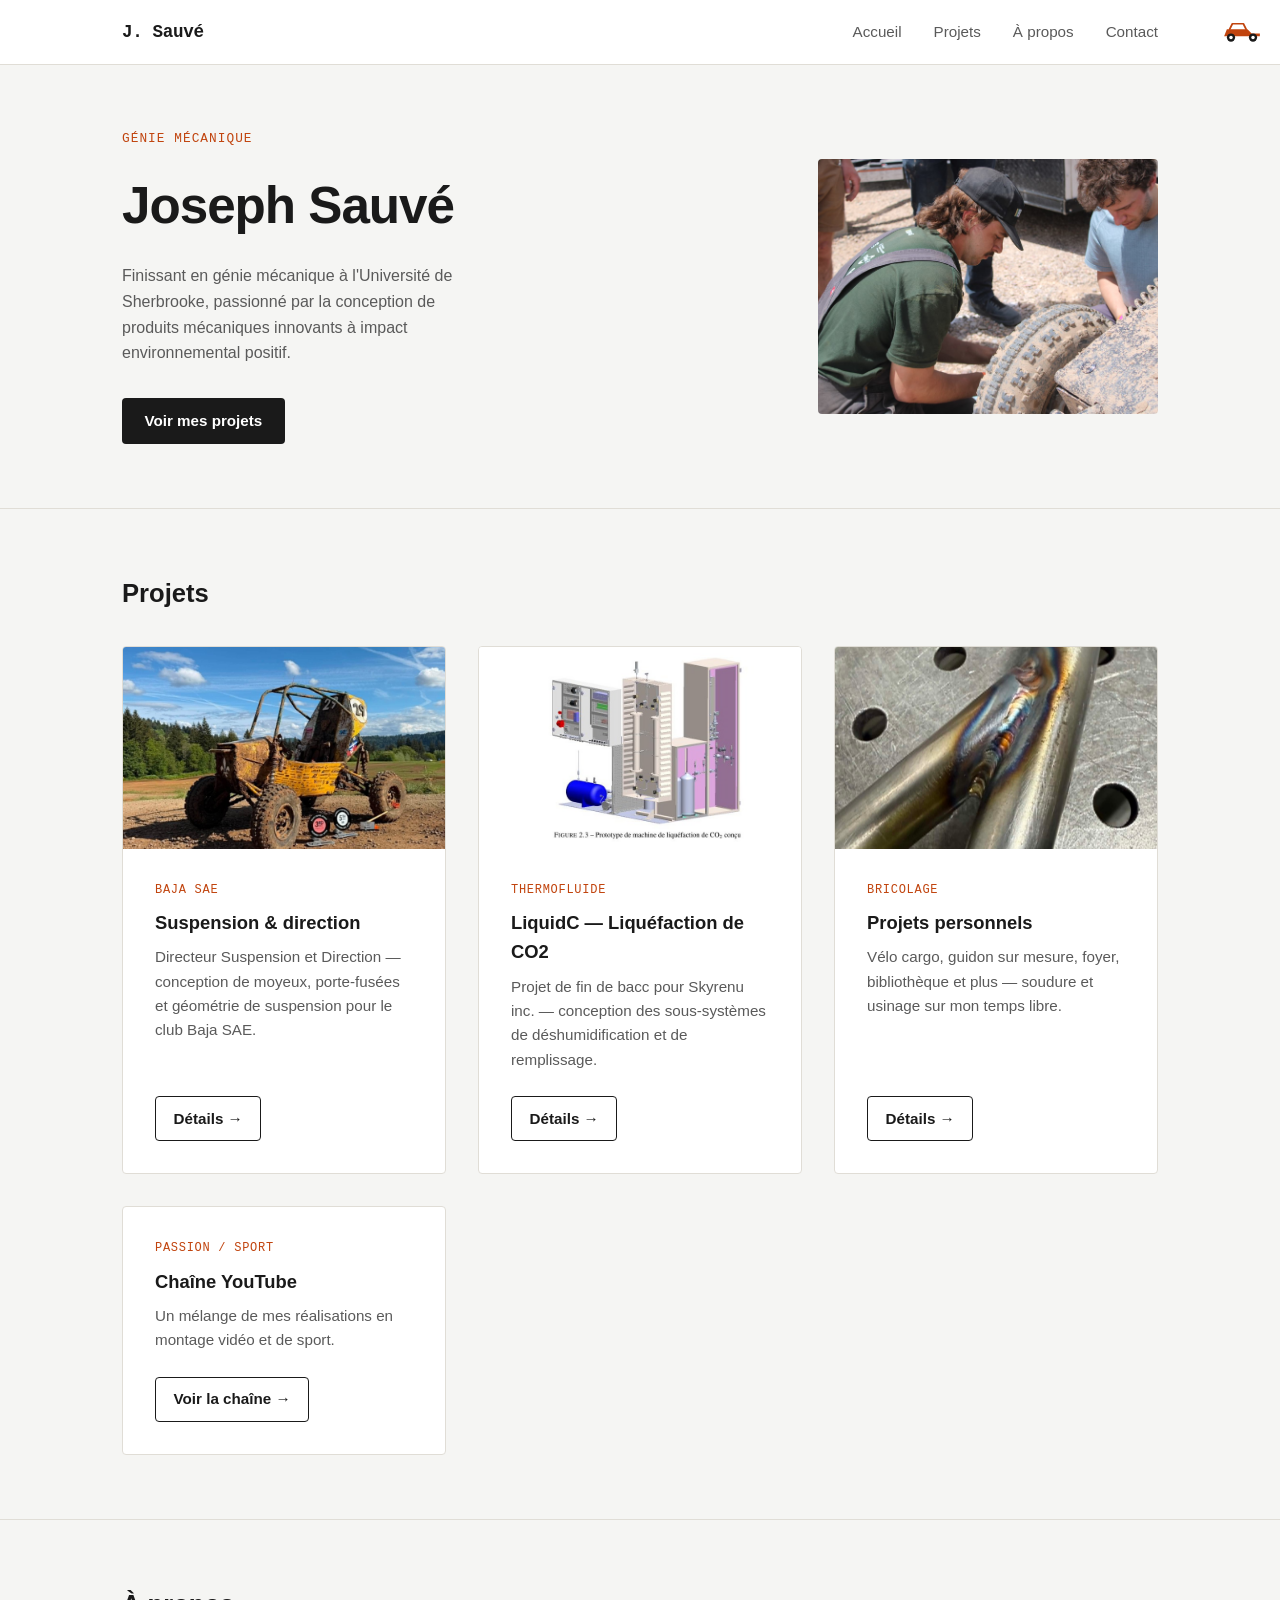
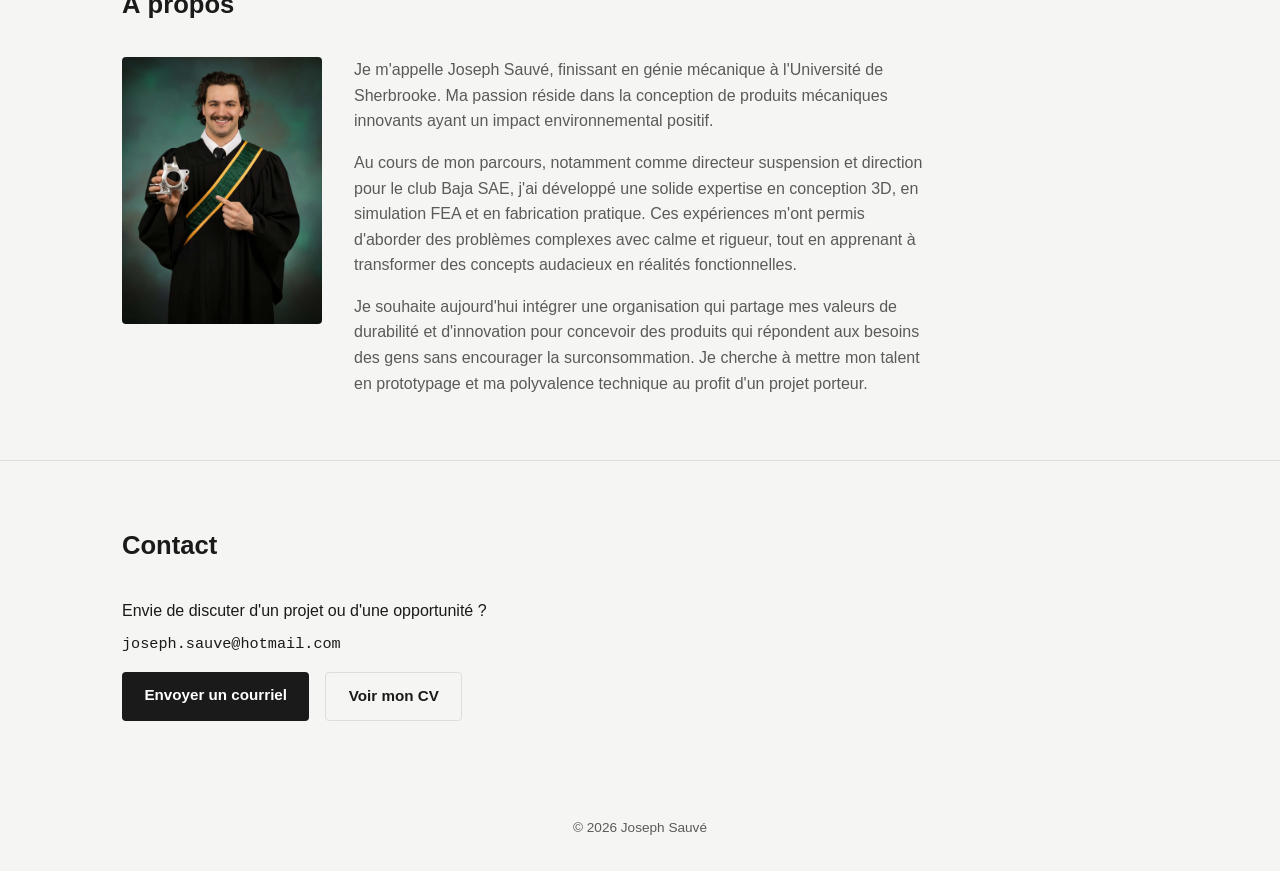
<file: index.html>
<!DOCTYPE html>
<html lang="fr">
<head>
  <meta charset="UTF-8">
  <meta name="viewport" content="width=device-width, initial-scale=1.0">
  <title>Joseph Sauvé — Portfolio Ingénierie Mécanique</title>
  <meta name="description" content="Portfolio de projets en génie mécanique : Baja SAE, thermofluide, fabrication et bricolage personnel.">
  <link rel="icon" type="image/svg+xml" href="favicon.svg">
  <link rel="stylesheet" href="css/style.css">

  <!-- Aperçu de partage (LinkedIn, courriel, réseaux sociaux) -->
  <meta property="og:type" content="website">
  <meta property="og:title" content="Joseph Sauvé — Portfolio Ingénierie Mécanique">
  <meta property="og:description" content="Portfolio de projets en génie mécanique : Baja SAE, thermofluide, fabrication et bricolage personnel.">
  <meta property="og:image" content="image/baja-atelier.jpg">
</head>
<body>

  <!-- ===== EN-TÊTE / NAVIGATION ===== -->
  <header class="site-header">
    <!-- Petit véhicule Baja qui traverse le bandeau au chargement de la page,
         puis reste figé à droite (voir .baja-runner dans style.css) -->
    <div class="baja-runner" aria-hidden="true">
      <svg viewBox="0 0 64 32" xmlns="http://www.w3.org/2000/svg">
        <path d="M6 22 L10 12 L40 12 L46 18 L58 18 L58 22 Z" fill="var(--color-accent)"/>
        <path d="M14 12 L18 4 L34 4 L38 12" fill="none" stroke="var(--color-accent)" stroke-width="2.5" stroke-linecap="round" stroke-linejoin="round"/>
        <circle cx="16" cy="24" r="6" fill="var(--color-text)"/>
        <circle cx="48" cy="24" r="6" fill="var(--color-text)"/>
        <circle cx="16" cy="24" r="2.5" fill="var(--color-surface)"/>
        <circle cx="48" cy="24" r="2.5" fill="var(--color-surface)"/>
      </svg>
    </div>
    <div class="container header-inner">
      <a href="#top" class="logo">J. Sauvé</a>

      <button class="nav-toggle" id="navToggle" aria-label="Ouvrir le menu" aria-expanded="false">
        <span></span>
        <span></span>
        <span></span>
      </button>

      <nav class="nav" id="mainNav">
        <a href="#accueil">Accueil</a>
        <a href="#projets">Projets</a>
        <a href="#apropos">À propos</a>
        <a href="#contact">Contact</a>
      </nav>
    </div>
  </header>

  <main id="top">

    <!-- ===== HERO ===== -->
    <section class="hero" id="accueil">
      <div class="container hero-content">
        <div class="hero-text">
          <p class="hero-eyebrow">Génie mécanique</p>
          <h1>Joseph Sauvé</h1>
          <p class="hero-subtitle">
            Finissant en génie mécanique à l'Université de Sherbrooke, passionné par la conception
            de produits mécaniques innovants à impact environnemental positif.
          </p>
          <a href="#projets" class="btn">Voir mes projets</a>
        </div>
        <img src="image/baja-atelier.jpg" alt="Joseph Sauvé au travail sur la suspension du véhicule Baja SAE" class="hero-img">
      </div>
    </section>

    <!-- ===== PROJETS ===== -->
    <section class="projects" id="projets">
      <div class="container">
        <h2 class="section-title">Projets</h2>

        <div class="project-grid">

          <article class="project-card">
            <img src="image/baja-oregon.jpg" alt="Véhicule Baja SAE de l'Université de Sherbrooke en compétition en Oregon, 3e place" class="project-card-img">
            <div class="project-card-body">
              <div class="project-card-tag">Baja SAE</div>
              <h3>Suspension &amp; direction</h3>
              <p>Directeur Suspension et Direction — conception de moyeux, porte-fusées et géométrie de suspension pour le club Baja SAE.</p>
              <a href="baja-sae.html" class="project-link">Détails →</a>
            </div>
          </article>

          <article class="project-card">
            <img src="image/liquidc/prototype_cad_global.jpg" alt="Rendu CAO du prototype de machine de liquéfaction de CO2 LiquidC" class="project-card-img">
            <div class="project-card-body">
              <div class="project-card-tag">Thermofluide</div>
              <h3>LiquidC — Liquéfaction de CO2</h3>
              <p>Projet de fin de bacc pour Skyrenu inc. — conception des sous-systèmes de déshumidification et de remplissage.</p>
              <a href="liquidc.html" class="project-link">Détails →</a>
            </div>
          </article>

          <article class="project-card">
            <img src="image/perso/velo-cargo-2.jpg" alt="Vélo cargo fait maison, un des projets personnels de Joseph Sauvé" class="project-card-img">
            <div class="project-card-body">
              <div class="project-card-tag">Bricolage</div>
              <h3>Projets personnels</h3>
              <p>Vélo cargo, guidon sur mesure, foyer, bibliothèque et plus — soudure et usinage sur mon temps libre.</p>
              <a href="projets-perso.html" class="project-link">Détails →</a>
            </div>
          </article>

          <article class="project-card">
            <div class="project-card-body">
              <div class="project-card-tag">Passion / Sport</div>
              <h3>Chaîne YouTube</h3>
              <p>Un mélange de mes réalisations en montage vidéo et de sport.</p>
              <a href="https://www.youtube.com/channel/UC5sv7qZfav84lRfaPwmZs-A/videos" class="project-link" target="_blank" rel="noopener">Voir la chaîne →</a>
            </div>
          </article>

        </div>
      </div>
    </section>

    <!-- ===== À PROPOS ===== -->
    <section class="about" id="apropos">
      <div class="container">
        <h2 class="section-title">À propos</h2>
        <div class="about-content">
          <img src="image/finissant.jpg" alt="Joseph Sauvé lors de sa graduation, tenant une fusée de suspension usinée" class="about-photo">
          <div class="about-text">
            <p>
              Je m'appelle Joseph Sauvé, finissant en génie mécanique à l'Université de Sherbrooke.
              Ma passion réside dans la conception de produits mécaniques innovants ayant un impact
              environnemental positif.
            </p>
            <p>
              Au cours de mon parcours, notamment comme directeur suspension et direction pour le club
              Baja SAE, j'ai développé une solide expertise en conception 3D, en simulation FEA et en
              fabrication pratique. Ces expériences m'ont permis d'aborder des problèmes complexes avec
              calme et rigueur, tout en apprenant à transformer des concepts audacieux en réalités
              fonctionnelles.
            </p>
            <p>
              Je souhaite aujourd'hui intégrer une organisation qui partage mes valeurs de durabilité
              et d'innovation pour concevoir des produits qui répondent aux besoins des gens sans
              encourager la surconsommation. Je cherche à mettre mon talent en prototypage et ma
              polyvalence technique au profit d'un projet porteur.
            </p>
          </div>
        </div>
      </div>
    </section>

    <!-- ===== CONTACT ===== -->
    <section class="contact" id="contact">
      <div class="container">
        <h2 class="section-title">Contact</h2>
        <p>Envie de discuter d'un projet ou d'une opportunité ?</p>
        <p class="contact-email">
          <a href="mailto:joseph.sauve@hotmail.com">joseph.sauve@hotmail.com</a>
        </p>
        <div class="contact-actions">
          <a href="mailto:joseph.sauve@hotmail.com" class="btn">Envoyer un courriel</a>
          <a href="assets/cv/CV-Joseph-Sauve.pdf" class="btn btn-outline" target="_blank" rel="noopener">Voir mon CV</a>
        </div>
      </div>
    </section>

  </main>

  <!-- ===== PIED DE PAGE ===== -->
  <footer class="site-footer">
    <div class="container">
      <p>&copy; <span id="year"></span> Joseph Sauvé</p>
    </div>
  </footer>

  <script src="js/main.js"></script>
</body>
</html>
</file>
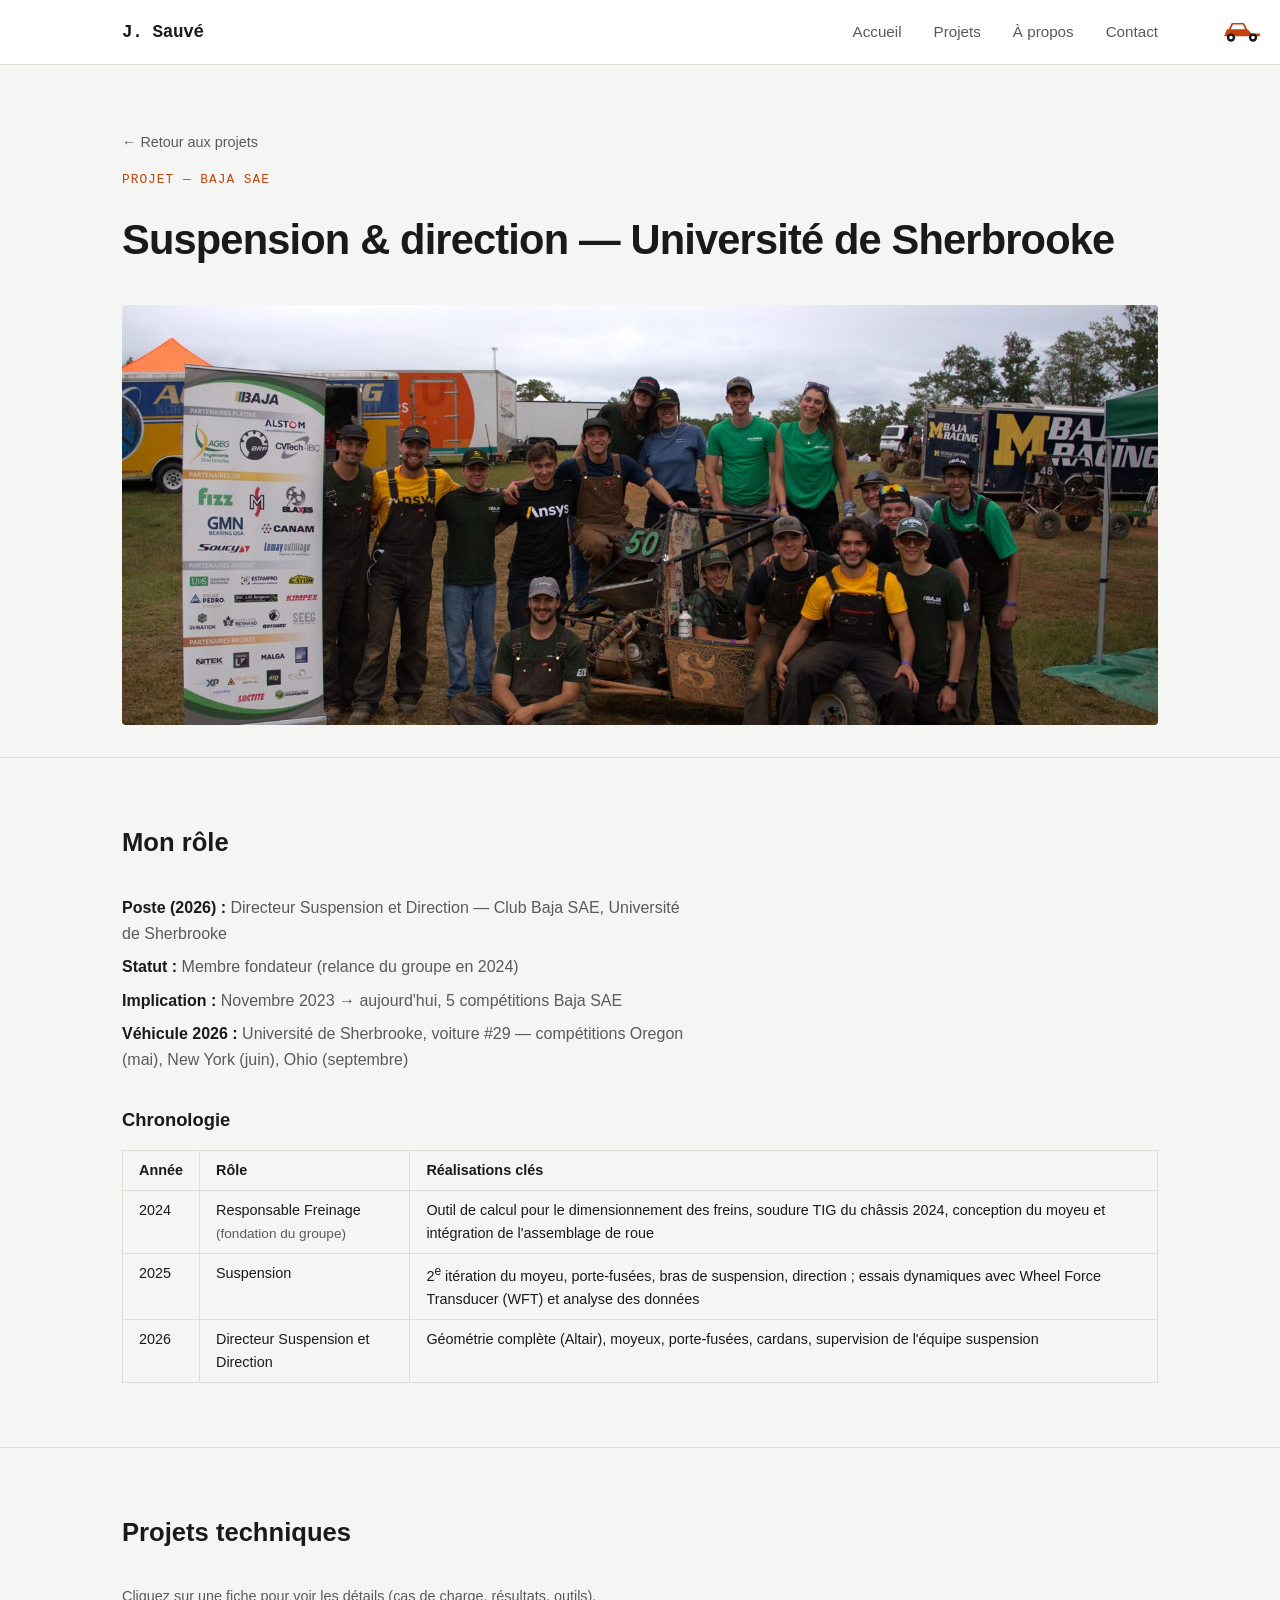
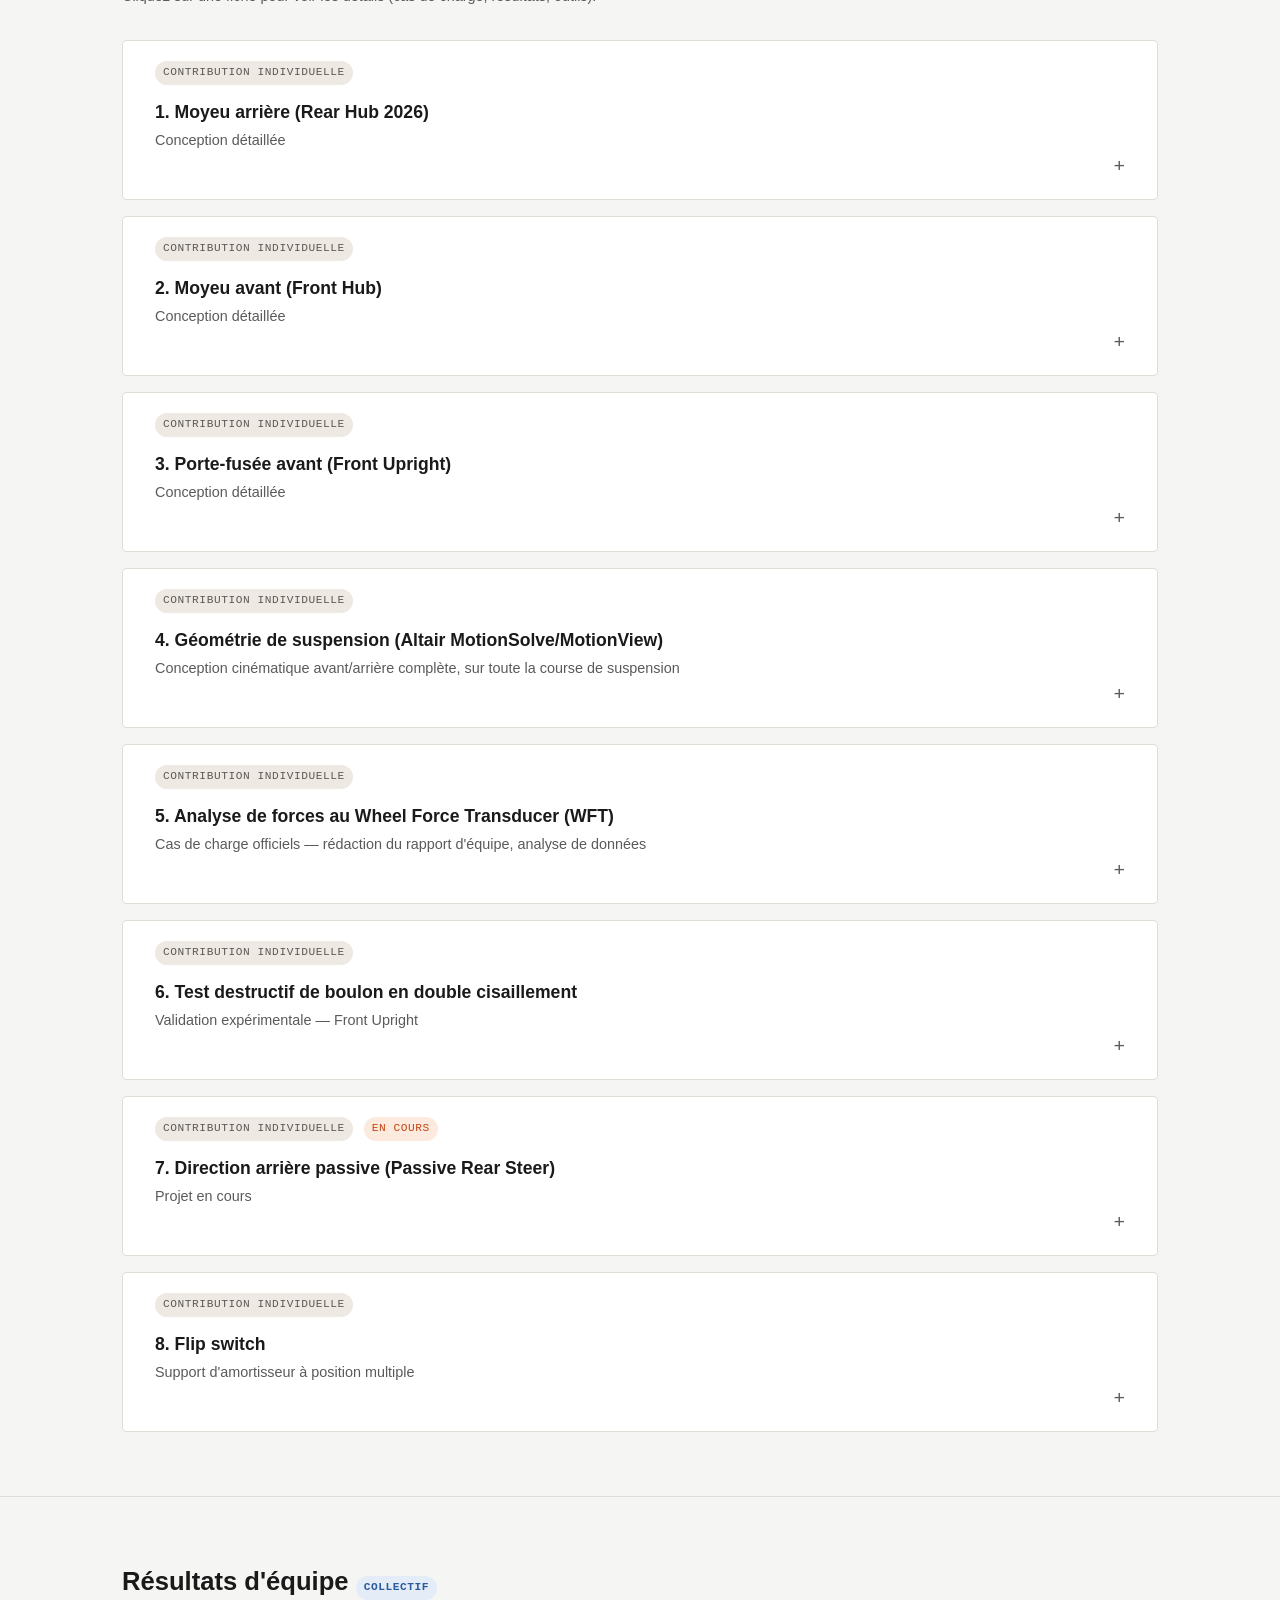
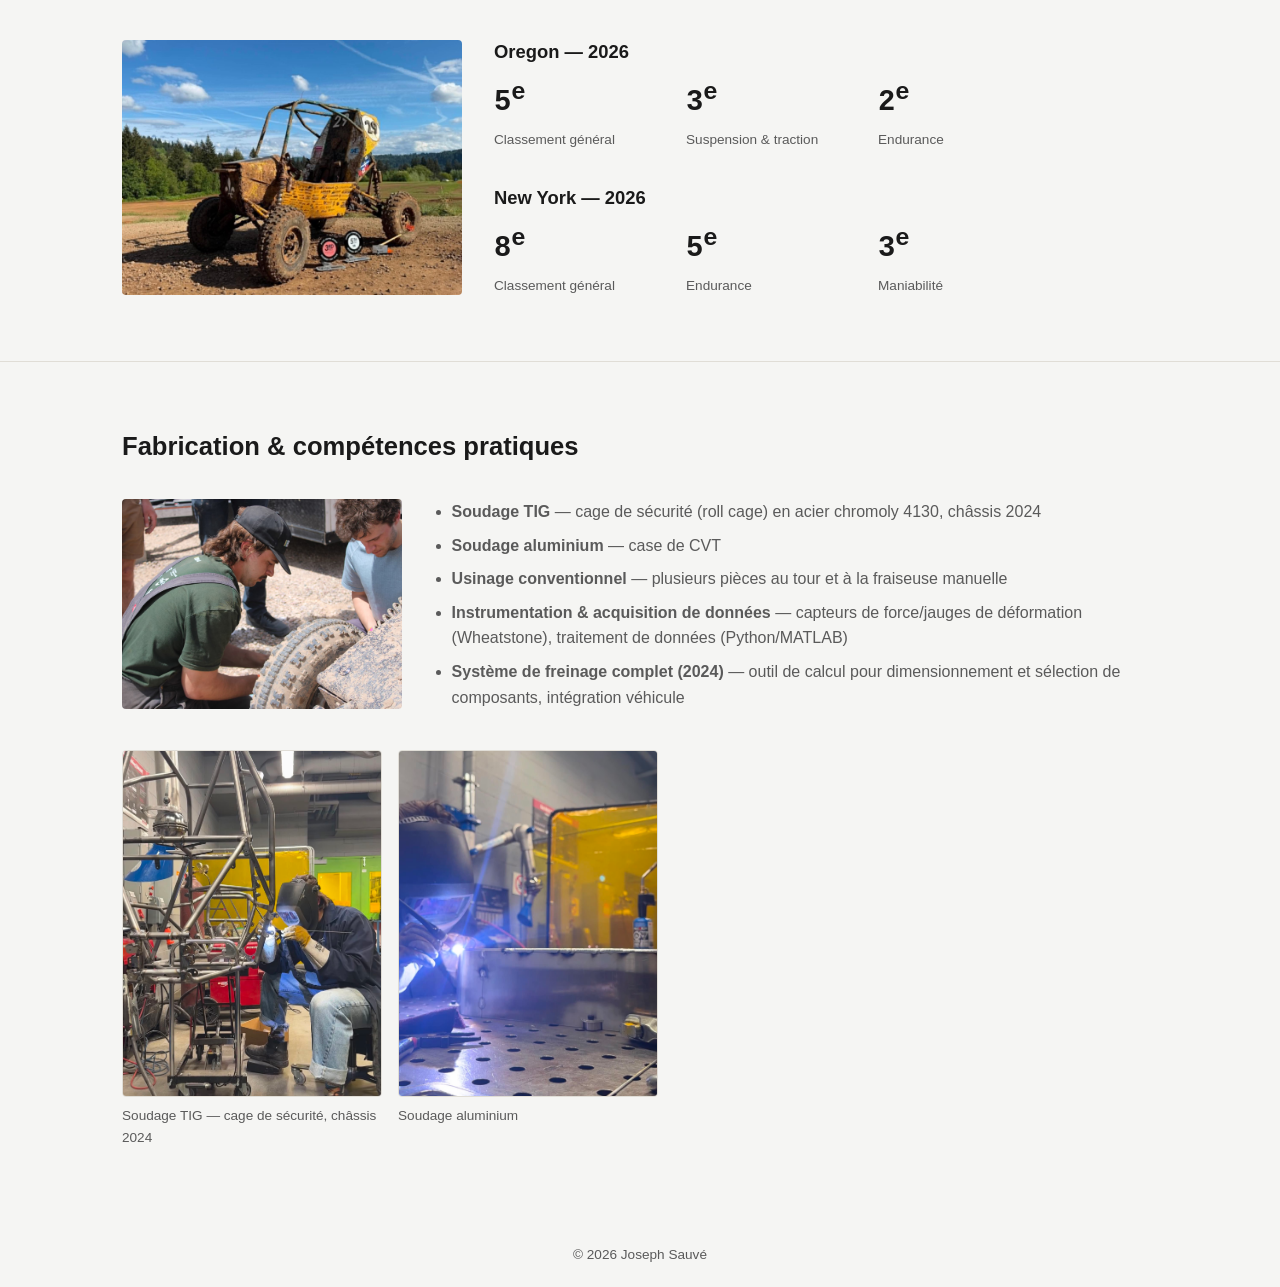
<file: baja-sae.html>
<!DOCTYPE html>
<html lang="fr">
<head>
  <meta charset="UTF-8">
  <meta name="viewport" content="width=device-width, initial-scale=1.0">
  <title>Baja SAE — Joseph Sauvé</title>
  <meta name="description" content="Détails de mon implication au sein du club Baja SAE de l'Université de Sherbrooke : suspension, direction, conception et validation.">
  <link rel="icon" type="image/svg+xml" href="favicon.svg">
  <link rel="stylesheet" href="css/style.css">

  <!-- Aperçu de partage (LinkedIn, courriel, réseaux sociaux) -->
  <meta property="og:type" content="website">
  <meta property="og:title" content="Baja SAE — Joseph Sauvé">
  <meta property="og:description" content="Détails de mon implication au sein du club Baja SAE de l'Université de Sherbrooke : suspension, direction, conception et validation.">
  <meta property="og:image" content="image/baja-equipe.jpg">
</head>
<body>

  <!-- ===== EN-TÊTE / NAVIGATION (identique à index.html, liens ajustés) ===== -->
  <header class="site-header">
    <!-- Petit véhicule Baja qui traverse le bandeau au chargement de la page,
         puis reste figé à droite (voir .baja-runner dans style.css) -->
    <div class="baja-runner" aria-hidden="true">
      <svg viewBox="0 0 64 32" xmlns="http://www.w3.org/2000/svg">
        <path d="M6 22 L10 12 L40 12 L46 18 L58 18 L58 22 Z" fill="var(--color-accent)"/>
        <path d="M14 12 L18 4 L34 4 L38 12" fill="none" stroke="var(--color-accent)" stroke-width="2.5" stroke-linecap="round" stroke-linejoin="round"/>
        <circle cx="16" cy="24" r="6" fill="var(--color-text)"/>
        <circle cx="48" cy="24" r="6" fill="var(--color-text)"/>
        <circle cx="16" cy="24" r="2.5" fill="var(--color-surface)"/>
        <circle cx="48" cy="24" r="2.5" fill="var(--color-surface)"/>
      </svg>
    </div>
    <div class="container header-inner">
      <a href="index.html#top" class="logo">J. Sauvé</a>

      <button class="nav-toggle" id="navToggle" aria-label="Ouvrir le menu" aria-expanded="false">
        <span></span>
        <span></span>
        <span></span>
      </button>

      <nav class="nav" id="mainNav">
        <a href="index.html#accueil">Accueil</a>
        <a href="index.html#projets">Projets</a>
        <a href="index.html#apropos">À propos</a>
        <a href="index.html#contact">Contact</a>
      </nav>
    </div>
  </header>

  <main>

    <!-- ===== EN-TÊTE DE PROJET ===== -->
    <section class="project-hero">
      <div class="container">
        <a href="index.html#projets" class="back-link">← Retour aux projets</a>
        <p class="hero-eyebrow">Projet — Baja SAE</p>
        <h1>Suspension &amp; direction — Université de Sherbrooke</h1>
        <img src="image/baja-equipe.jpg" alt="Équipe Baja SAE de l'Université de Sherbrooke lors d'une compétition" class="project-hero-img">
      </div>
    </section>

    <!-- ===== MON RÔLE ===== -->
    <section class="role-block">
      <div class="container">
        <h2 class="section-title">Mon rôle</h2>
        <ul class="role-list">
          <li><strong>Poste (2026) :</strong> Directeur Suspension et Direction — Club Baja SAE, Université de Sherbrooke</li>
          <li><strong>Statut :</strong> Membre fondateur (relance du groupe en 2024)</li>
          <li><strong>Implication :</strong> Novembre 2023 → aujourd'hui, 5 compétitions Baja SAE</li>
          <li><strong>Véhicule 2026 :</strong> Université de Sherbrooke, voiture #29 — compétitions Oregon (mai), New York (juin), Ohio (septembre)</li>
        </ul>

        <h3 class="subsection-title">Chronologie</h3>
        <div class="table-wrap">
          <table class="timeline-table">
            <thead>
              <tr><th>Année</th><th>Rôle</th><th>Réalisations clés</th></tr>
            </thead>
            <tbody>
              <tr>
                <td>2024</td>
                <td>Responsable Freinage<br><span class="muted">(fondation du groupe)</span></td>
                <td>Outil de calcul pour le dimensionnement des freins, soudure TIG du châssis 2024, conception du moyeu et intégration de l'assemblage de roue</td>
              </tr>
              <tr>
                <td>2025</td>
                <td>Suspension</td>
                <td>2<sup>e</sup> itération du moyeu, porte-fusées, bras de suspension, direction ; essais dynamiques avec Wheel Force Transducer (WFT) et analyse des données</td>
              </tr>
              <tr>
                <td>2026</td>
                <td>Directeur Suspension et Direction</td>
                <td>Géométrie complète (Altair), moyeux, porte-fusées, cardans, supervision de l'équipe suspension</td>
              </tr>
            </tbody>
          </table>
        </div>
      </div>
    </section>

    <!-- ===== FICHES PROJETS TECHNIQUES ===== -->
    <section class="fiches">
      <div class="container">
        <h2 class="section-title">Projets techniques</h2>
        <p class="fiches-intro">Cliquez sur une fiche pour voir les détails (cas de charge, résultats, outils).</p>

        <div class="fiche-list">

          <!-- 1. Moyeu arrière -->
          <details class="fiche" id="fiche-1">
            <summary>
              <span class="tag tag-individuel">Contribution individuelle</span>
              <h3>1. Moyeu arrière (Rear Hub 2026)</h3>
              <p class="fiche-role">Conception détaillée</p>
            </summary>
            <div class="fiche-body">
              <dl class="spec-list">
                <div class="spec"><dt>Démarche</dt><dd>Concevoir un moyeu arrière capable de tenir la durée de vie visée sur plusieurs saisons de compétition, tout en restant le plus léger possible.</dd></div>
                <div class="spec"><dt>Approche</dt><dd>Analyse par éléments finis (FEA) sous les cas de charge typiques d'une compétition Baja SAE (impacts, freinage, virages) pour repérer les zones critiques et ajuster la géométrie.</dd></div>
                
                <div class="spec"><dt>Outils</dt><dd>SolidWorks FEA </dd></div>
              </dl>
              <div class="fiche-gallery">
                <img src="image/rear-hub.png" alt="Modèle CAO du moyeu arrière" loading="lazy">
                <img src="image/rear-hub-fea1.png" alt="Résultat de simulation FEA du moyeu arrière — cas de couple" loading="lazy">
                <img src="image/rear-hub-fea2.png" alt="Résultat de simulation FEA du moyeu arrière — cas de charge latérale" loading="lazy">
              </div>
            </div>
          </details>

          <!-- 2. Moyeu avant -->
          <details class="fiche" id="fiche-2">
            <summary>
              <span class="tag tag-individuel">Contribution individuelle</span>
              <h3>2. Moyeu avant (Front Hub)</h3>
              <p class="fiche-role">Conception détaillée</p>
            </summary>
            <div class="fiche-body">
              <dl class="spec-list">
                <div class="spec"><dt>Démarche</dt><dd>Améliorer la fiabilité du roulement unidirectionnel et éliminer les pics de couple causés par l'embrayage, tout en allégeant la pièce.</dd></div>
                <div class="spec"><dt>Approche</dt><dd>Validation par FEA sous les charges de conduite, puis itération sur la géométrie pour intégrer un roulement scellé plus robuste sans ajouter de masse.</dd></div>
                <div class="spec"><dt>Résultat</dt><dd>Une pièce plus légère qui loge un roulement de meilleure qualité, avec une marge de sécurité confortable.</dd></div>
                <div class="spec"><dt>Matériau</dt><dd>Aluminium 7075-T6</dd></div>
              </dl>
              <div class="fiche-gallery">
                <img src="image/hub-avant.png" alt="Modèle CAO du moyeu avant" loading="lazy">
                <img src="image/hub-avant-fea.png" alt="Résultat de simulation FEA du moyeu avant" loading="lazy">
                <img src="image/hub-avant-photo.png" alt="Photo de la pièce usinée du moyeu avant" loading="lazy">
              </div>
            </div>
          </details>

          <!-- 3. Porte-fusée avant -->
          <details class="fiche" id="fiche-3">
            <summary>
              <span class="tag tag-individuel">Contribution individuelle</span>
              <h3>3. Porte-fusée avant (Front Upright)</h3>
              <p class="fiche-role">Conception détaillée</p>
            </summary>
            <div class="fiche-body">
              <dl class="spec-list">
                <div class="spec">
                  <dt>Démarche</dt>
                  <dd>Repenser le porte-fusée avant pour accueillir un roulement scellé plus robuste, améliorer la géométrie de direction et réduire la masse — tout en remplaçant plusieurs composants d'origine (roulements, rotules) par des solutions plus fiables.</dd>
                </div>
                <div class="spec">
                  <dt>Approche</dt>
                  <dd>Simulation des cas de charge réels rencontrés en compétition (freinage, virage, chocs) via FEA, avec plusieurs itérations de géométrie pour équilibrer robustesse et masse.</dd>
                </div>
                <div class="spec"><dt>Résultat</dt><dd>Une pièce considérablement plus légère, en aluminium 7075-T6, tout en conservant une marge de sécurité adéquate.</dd></div>
                <div class="spec"><dt>Validation physique</dt><dd>Voir <a href="#fiche-6">fiche « Test destructif de boulon »</a> ci-dessous</dd></div>
              </dl>
              <div class="fiche-gallery">
                <img src="image/upright.png" alt="Modèle CAO du porte-fusée avant" loading="lazy">
                <img src="image/fea-upright-1.png" alt="Résultat de simulation FEA du porte-fusée avant" loading="lazy">
                <img src="image/assy-roue-avant.png" alt="Assemblage de la roue avant, incluant le porte-fusée et le moyeu" loading="lazy">
              </div>
            </div>
          </details>

          <!-- 4. Géométrie de suspension -->
          <details class="fiche" id="fiche-4">
            <summary>
              <span class="tag tag-individuel">Contribution individuelle</span>
              <h3>4. Géométrie de suspension (Altair MotionSolve/MotionView)</h3>
              <p class="fiche-role">Conception cinématique avant/arrière complète, sur toute la course de suspension</p>
            </summary>
            <div class="fiche-body">
              <dl class="spec-list">
                <div class="spec"><dt>Démarche</dt><dd>Revoir la géométrie de suspension avant et arrière pour corriger un comportement sous-vireur identifié la saison précédente et améliorer la maniabilité générale du véhicule.</dd></div>
                <div class="spec">
                  <dt>Approche</dt>
                  <dd>Modélisation et simulation dans Altair MotionSolve/MotionView pour ajuster ensemble plusieurs paramètres clés : centres de roulis, variation de pincement en débattement (bump steer), gain de carrossage, rayon de pivotement et géométrie de direction (Ackermann).</dd>
                </div>
                <div class="spec"><dt>Résultat</dt><dd>Une géométrie qui corrige le sous-virage observé en 2025, avec un comportement de direction plus cohérent en virage serré.</dd></div>
                <div class="spec"><dt>Outils</dt><dd>Altair MotionSolve, Altair MotionView</dd></div>
              </dl>
              <img src="image/motion-view.png" alt="Capture d'écran d'Altair MotionView montrant le modèle cinématique de suspension" class="fiche-img" loading="lazy">
            </div>
          </details>

          <!-- 5. Wheel Force Transducer -->
          <details class="fiche" id="fiche-5">
            <summary>
              <span class="tag tag-individuel">Contribution individuelle</span>
              <h3>5. Analyse de forces au Wheel Force Transducer (WFT)</h3>
              <p class="fiche-role">Cas de charge officiels — rédaction du rapport d'équipe, analyse de données</p>
            </summary>
            <div class="fiche-body">
              <dl class="spec-list">
                <div class="spec"><dt>Démarche</dt><dd>Plutôt que de dimensionner les composants de suspension avec des marges théoriques conservatrices, mesurer les charges réellement subies par le véhicule en conditions de compétition.</dd></div>
                <div class="spec">
                  <dt>Approche</dt>
                  <dd>Instrumentation du véhicule avec un capteur Wheel Force Transducer, série d'essais réels reproduisant les dynamiques typiques d'une compétition Baja SAE, puis traitement des données de force et de moment via un outil développé en Python.</dd>
                </div>
                <div class="spec"><dt>Application</dt><dd>Les cas de charge tirés de ces essais ont servi de base au dimensionnement de tous les composants de suspension 2026, validés numériquement dans Altair.</dd></div>
                <div class="spec"><dt>Résultat</dt><dd>Des composants de suspension nettement plus légers, sans compromettre la fiabilité, grâce à des cas de charge basés sur des données réelles plutôt que sur des hypothèses conservatrices.</dd></div>
              </dl>
              <img src="image/wft.png" alt="Wheel Force Transducer monté sur le véhicule Baja SAE" class="fiche-img" loading="lazy">
            </div>
          </details>

          <!-- 6. Test destructif de boulon -->
          <details class="fiche" id="fiche-6">
            <summary>
              <span class="tag tag-individuel">Contribution individuelle</span>
              <h3>6. Test destructif de boulon en double cisaillement</h3>
              <p class="fiche-role">Validation expérimentale — Front Upright</p>
            </summary>
            <div class="fiche-body">
              <dl class="spec-list">
                <div class="spec"><dt>Démarche</dt><dd>Valider expérimentalement un assemblage boulonné critique du porte-fusée avant plutôt que de se fier uniquement à la simulation.</dd></div>
                <div class="spec"><dt>Approche</dt><dd>Montage d'essai avec cellule de charge, chargement progressif jusqu'à la rupture pour observer le comportement réel de l'assemblage (élastique, puis plastique, puis rupture) et le comparer aux prédictions FEA.</dd></div>
                <div class="spec"><dt>Résultat</dt><dd>L'assemblage a démontré une marge de sécurité confirmée à la charge cible, avec une déformation purement élastique en dessous de ce seuil. Le mode de rupture observé à plus haute charge a permis de mieux comprendre les points faibles de l'assemblage.</dd></div>
              </dl>
              <div class="fiche-gallery">
                <img src="image/test-bolt-load-cell.png" alt="Montage d'essai avec cellule de charge pour le test destructif du boulon" loading="lazy">
                <img src="image/test-bolt.png" alt="Boulon après le test destructif en double cisaillement" loading="lazy">
              </div>
            </div>
          </details>

          <!-- 7. Passive Rear Steer — EN COURS -->
          <details class="fiche" id="fiche-7">
            <summary>
              <span class="tag tag-individuel">Contribution individuelle</span>
              <span class="tag tag-encours">En cours</span>
              <h3>7. Direction arrière passive (Passive Rear Steer)</h3>
              <p class="fiche-role">Projet en cours</p>
            </summary>
            <div class="fiche-body">
              <dl class="spec-list">
                <div class="spec"><dt>Démarche</dt><dd>Explorer un concept de direction arrière passive pour réduire le rayon de braquage en virage serré, sans ajouter de mécanisme actif.</dd></div>
                <div class="spec"><dt>Approche</dt><dd>Un bras de suspension conçu pour induire un léger pincement en compression, assistant la roue extérieure en virage. Plusieurs pistes sont testées en parallèle pour ajuster la précharge du mécanisme (bagues imprimées, rondelles à ressort, etc.).</dd></div>
                <div class="spec"><dt>Statut</dt><dd>Conception itérative en cours</dd></div>
              </dl>
              <img src="image/rear-steer.png" alt="Modèle CAO du concept de direction arrière passive" class="fiche-img" loading="lazy">
            </div>
          </details>

          <!-- 8. Flip switch -->
          <details class="fiche" id="fiche-8">
            <summary>
              <span class="tag tag-individuel">Contribution individuelle</span>
              <h3>8. Flip switch</h3>
              <p class="fiche-role">Support d'amortisseur à position multiple</p>
            </summary>
            <div class="fiche-body">
              <dl class="spec-list">
                <div class="spec"><dt>Démarche</dt><dd>Concevoir un support d'amortisseur permettant de modifier la garde au sol du véhicule grâce à plusieurs positions de montage.</dd></div>
                <div class="spec"><dt>Approche</dt><dd>Optimisation topologique pour alléger la pièce, puis fabrication combinant découpe laser, usinage conventionnel et soudure.</dd></div>
              </dl>
              <div class="video-embed video-embed-vertical">
                <iframe src="https://www.youtube.com/embed/6m_L_EceCeI" title="Vidéo du support d'amortisseur à position multiple (Flip switch)" allow="accelerometer; autoplay; clipboard-write; encrypted-media; gyroscope; picture-in-picture; web-share" allowfullscreen loading="lazy"></iframe>
              </div>
            </div>
          </details>

        </div>
      </div>
    </section>

    <!-- ===== RÉSULTATS D'ÉQUIPE (COLLECTIF) ===== -->
    <section class="team-results">
      <div class="container">
        <h2 class="section-title">
          Résultats d'équipe <span class="tag tag-collectif">Collectif</span>
        </h2>
        <div class="team-results-content">
          <img src="image/baja-oregon.jpg" alt="Véhicule Baja SAE #29 en compétition en Oregon" class="team-results-img">
          <div class="competition-results">
            <div class="competition-block">
              <h3 class="subsection-title">Oregon — 2026</h3>
              <div class="stat-row">
                <div class="stat"><span class="stat-value">5<sup>e</sup></span><span class="stat-label">Classement général</span></div>
                <div class="stat"><span class="stat-value">3<sup>e</sup></span><span class="stat-label">Suspension &amp; traction</span></div>
                <div class="stat"><span class="stat-value">2<sup>e</sup></span><span class="stat-label">Endurance</span></div>
              </div>
            </div>
            <div class="competition-block">
              <h3 class="subsection-title">New York — 2026</h3>
              <div class="stat-row">
                <div class="stat"><span class="stat-value">8<sup>e</sup></span><span class="stat-label">Classement général</span></div>
                <div class="stat"><span class="stat-value">5<sup>e</sup></span><span class="stat-label">Endurance</span></div>
                <div class="stat"><span class="stat-value">3<sup>e</sup></span><span class="stat-label">Maniabilité</span></div>
              </div>
            </div>
          </div>
        </div>
      </div>
    </section>

    <!-- ===== FABRICATION / COMPÉTENCES PRATIQUES ===== -->
    <section class="skills-block">
      <div class="container">
        <h2 class="section-title">Fabrication &amp; compétences pratiques</h2>
        <div class="skills-content">
          <img src="image/baja-atelier.jpg" alt="Joseph Sauvé au travail sur la suspension du véhicule Baja SAE" class="skills-img">
          <ul class="skills-list">
            <li><strong>Soudage TIG</strong> — cage de sécurité (roll cage) en acier chromoly 4130, châssis 2024</li>
            <li><strong>Soudage aluminium</strong> — case de CVT</li>
            <li><strong>Usinage conventionnel</strong> — plusieurs pièces au tour et à la fraiseuse manuelle</li>
            
            <li><strong>Instrumentation &amp; acquisition de données</strong> — capteurs de force/jauges de déformation (Wheatstone), traitement de données (Python/MATLAB)</li>
            <li><strong>Système de freinage complet (2024)</strong> — outil de calcul pour dimensionnement et sélection de composants, intégration véhicule</li>
          </ul>
        </div>

        <div class="welding-gallery">
          <figure>
            <img src="image/soudure-frame.jpg" alt="Soudage TIG de la cage de sécurité (roll cage) en acier chromoly" loading="lazy">
            <figcaption>Soudage TIG — cage de sécurité, châssis 2024</figcaption>
          </figure>
          <figure>
            <img src="image/soudure-alu.jpg" alt="Soudage aluminium sur une pièce du véhicule" loading="lazy">
            <figcaption>Soudage aluminium</figcaption>
          </figure>
        </div>
      </div>
    </section>

  </main>

  <!-- ===== PIED DE PAGE ===== -->
  <footer class="site-footer">
    <div class="container">
      <p>&copy; <span id="year"></span> Joseph Sauvé</p>
    </div>
  </footer>

  <script src="js/main.js"></script>
</body>
</html>
</file>
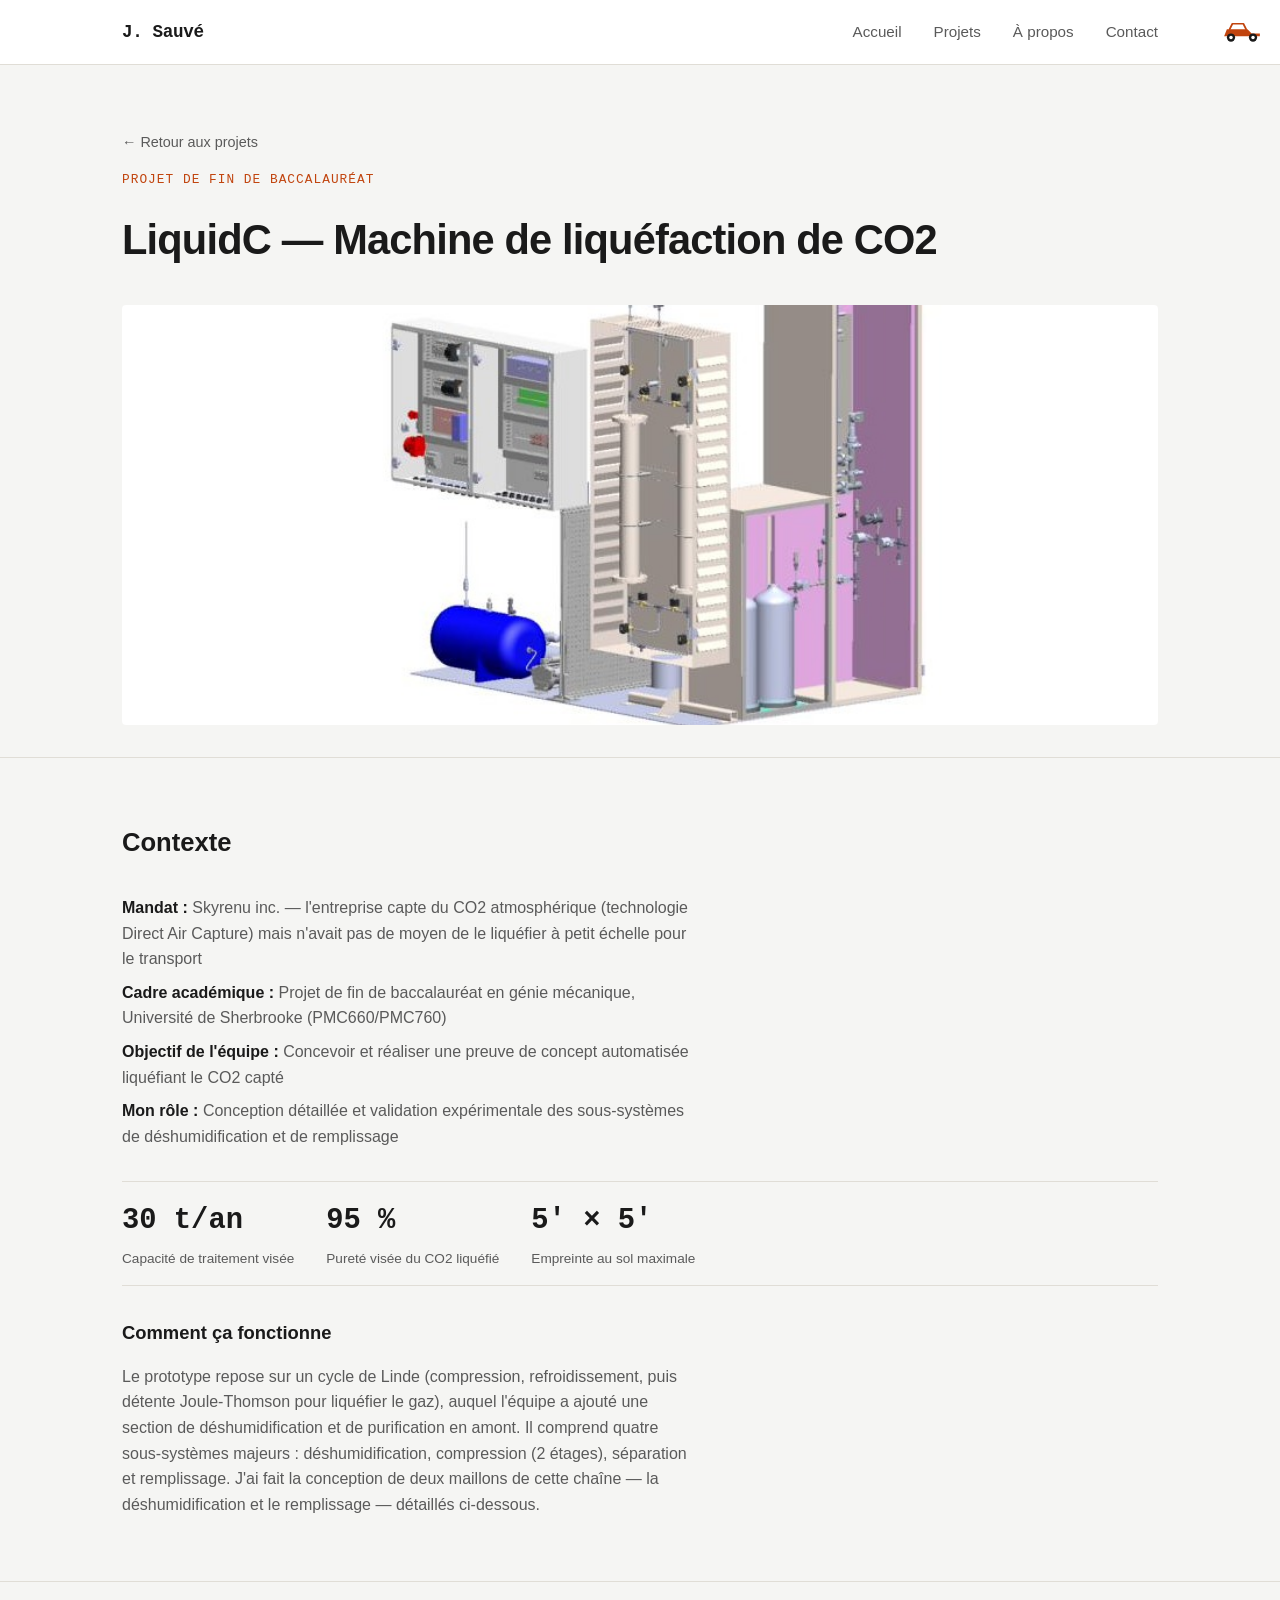
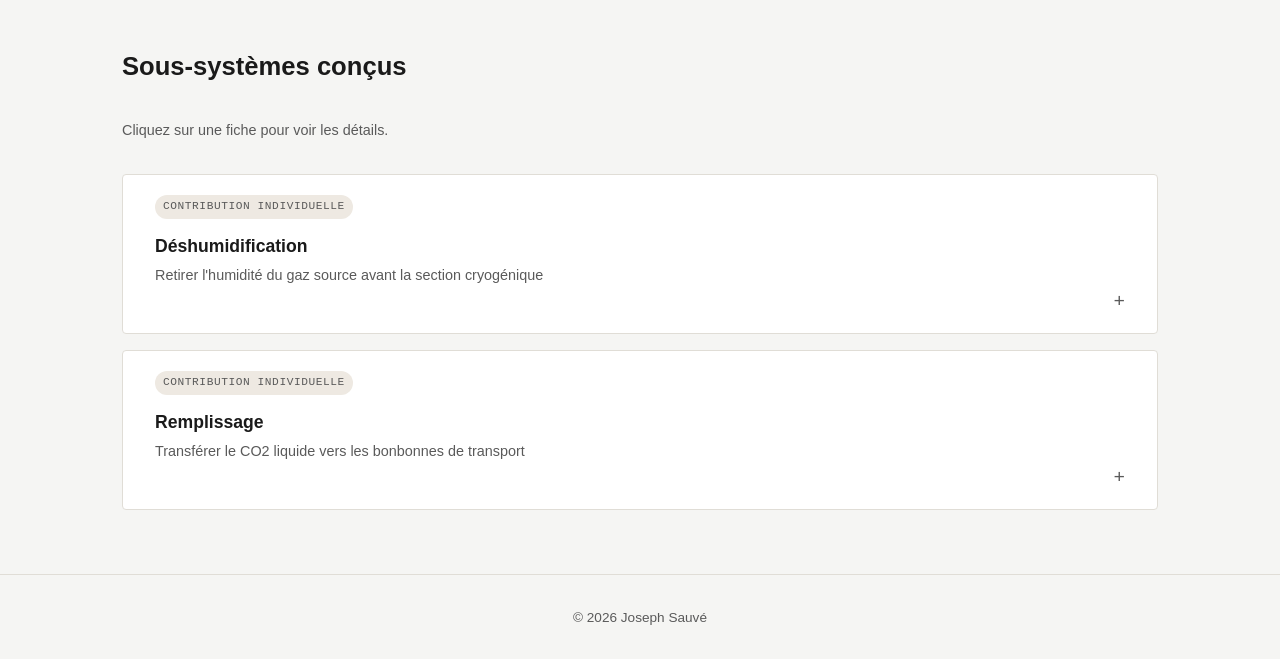
<file: liquidc.html>
<!DOCTYPE html>
<html lang="fr">
<head>
  <meta charset="UTF-8">
  <meta name="viewport" content="width=device-width, initial-scale=1.0">
  <title>LiquidC — Joseph Sauvé</title>
  <meta name="description" content="Projet de fin de baccalauréat : conception d'une machine de liquéfaction de CO2 pour Skyrenu inc.">
  <link rel="icon" type="image/svg+xml" href="favicon.svg">
  <link rel="stylesheet" href="css/style.css">

  <!-- Aperçu de partage (LinkedIn, courriel, réseaux sociaux) -->
  <meta property="og:type" content="website">
  <meta property="og:title" content="LiquidC — Joseph Sauvé">
  <meta property="og:description" content="Projet de fin de baccalauréat : conception d'une machine de liquéfaction de CO2 pour Skyrenu inc.">
  <meta property="og:image" content="image/liquidc/prototype_cad_global.jpg">
</head>
<body>

  <!-- ===== EN-TÊTE / NAVIGATION (identique à index.html, liens ajustés) ===== -->
  <header class="site-header">
    <!-- Petit véhicule Baja qui traverse le bandeau au chargement de la page,
         puis reste figé à droite (voir .baja-runner dans style.css) -->
    <div class="baja-runner" aria-hidden="true">
      <svg viewBox="0 0 64 32" xmlns="http://www.w3.org/2000/svg">
        <path d="M6 22 L10 12 L40 12 L46 18 L58 18 L58 22 Z" fill="var(--color-accent)"/>
        <path d="M14 12 L18 4 L34 4 L38 12" fill="none" stroke="var(--color-accent)" stroke-width="2.5" stroke-linecap="round" stroke-linejoin="round"/>
        <circle cx="16" cy="24" r="6" fill="var(--color-text)"/>
        <circle cx="48" cy="24" r="6" fill="var(--color-text)"/>
        <circle cx="16" cy="24" r="2.5" fill="var(--color-surface)"/>
        <circle cx="48" cy="24" r="2.5" fill="var(--color-surface)"/>
      </svg>
    </div>
    <div class="container header-inner">
      <a href="index.html#top" class="logo">J. Sauvé</a>

      <button class="nav-toggle" id="navToggle" aria-label="Ouvrir le menu" aria-expanded="false">
        <span></span>
        <span></span>
        <span></span>
      </button>

      <nav class="nav" id="mainNav">
        <a href="index.html#accueil">Accueil</a>
        <a href="index.html#projets">Projets</a>
        <a href="index.html#apropos">À propos</a>
        <a href="index.html#contact">Contact</a>
      </nav>
    </div>
  </header>

  <main>

    <!-- ===== EN-TÊTE DE PROJET ===== -->
    <section class="project-hero">
      <div class="container">
        <a href="index.html#projets" class="back-link">← Retour aux projets</a>
        <p class="hero-eyebrow">Projet de fin de baccalauréat</p>
        <h1>LiquidC — Machine de liquéfaction de CO2</h1>
        <img src="image/liquidc/prototype_cad_global.jpg" alt="Rendu CAO du prototype complet de la machine de liquéfaction de CO2" class="project-hero-img">
      </div>
    </section>

    <!-- ===== CONTEXTE ===== -->
    <section class="role-block">
      <div class="container">
        <h2 class="section-title">Contexte</h2>
        <ul class="role-list">
          <li><strong>Mandat :</strong> Skyrenu inc. — l'entreprise capte du CO2 atmosphérique (technologie Direct Air Capture) mais n'avait pas de moyen de le liquéfier à petit échelle pour le transport</li>
          <li><strong>Cadre académique :</strong> Projet de fin de baccalauréat en génie mécanique, Université de Sherbrooke (PMC660/PMC760)</li>
          <li><strong>Objectif de l'équipe :</strong> Concevoir et réaliser une preuve de concept automatisée liquéfiant le CO2 capté</li>
          <li><strong>Mon rôle :</strong> Conception détaillée et validation expérimentale des sous-systèmes de déshumidification et de remplissage</li>
        </ul>

        <div class="quick-stats">
          <div class="stat-row">
            <div class="stat"><span class="stat-value">30 t/an</span><span class="stat-label">Capacité de traitement visée</span></div>
            <div class="stat"><span class="stat-value">95&nbsp;%</span><span class="stat-label">Pureté visée du CO2 liquéfié</span></div>
            <div class="stat"><span class="stat-value">5' × 5'</span><span class="stat-label">Empreinte au sol maximale</span></div>
          </div>
        </div>

        <h3 class="subsection-title">Comment ça fonctionne</h3>
        <p class="process-text">
          Le prototype repose sur un cycle de Linde (compression, refroidissement, puis détente Joule-Thomson pour
          liquéfier le gaz), auquel l'équipe a ajouté une section de déshumidification et de purification en amont.
          Il comprend quatre sous-systèmes majeurs : déshumidification, compression (2 étages), séparation et
          remplissage. J'ai fait la conception de deux maillons de cette chaîne — la
          déshumidification et le remplissage — détaillés ci-dessous.
        </p>
      </div>
    </section>

    <!-- ===== FICHES SOUS-SYSTÈMES ===== -->
    <section class="fiches">
      <div class="container">
        <h2 class="section-title">Sous-systèmes conçus</h2>
        <p class="fiches-intro">Cliquez sur une fiche pour voir les détails.</p>

        <div class="fiche-list">

          <!-- 1. Déshumidification -->
          <details class="fiche" id="fiche-deshumidification">
            <summary>
              <span class="tag tag-individuel">Contribution individuelle</span>
              <h3>Déshumidification</h3>
              <p class="fiche-role">Retirer l'humidité du gaz source avant la section cryogénique</p>
            </summary>
            <div class="fiche-body">
              <dl class="spec-list">
                <div class="spec"><dt>Démarche</dt><dd>Le gaz capté contient beaucoup d'humidité. Non traitée, cette eau gèlerait dans la section cryogénique en aval et formerait un composé corrosif pour les composants. Il fallait assécher le gaz de façon fiable, et en continu.</dd></div>
                <div class="spec"><dt>Approche</dt><dd>Combinaison de deux technologies en série : un condenseur retire d'abord le gros de l'humidité, puis un système à double colonne de tamis moléculaire finit l'assèchement — pendant qu'une tour adsorbe l'eau, l'autre se régénère par chauffage, avec bascule automatique entre les deux pilotée par un capteur de point de rosée.</dd></div>
                <div class="spec"><dt>Résultat</dt><dd>Un point de rosée très bas atteint en sortie, avec une autonomie de plusieurs heures avant régénération — permettant un fonctionnement continu sans intervention.</dd></div>
              </dl>
              <div class="fiche-gallery">
                <img src="image/liquidc/pid_deshumidification.jpg" alt="Schéma de tuyauterie et d'instrumentation (P&ID) du système de déshumidification" loading="lazy">
                <img src="image/liquidc/schema_dessiccant_simplifie.jpg" alt="Schéma de principe simplifié du système de dessiccant à double colonne" loading="lazy">
                <img src="image/liquidc/assemblage_dessiccant.jpg" alt="Vue d'assemblage mécanique détaillée du système de dessiccant" loading="lazy">
              </div>
            </div>
          </details>

          <!-- 2. Remplissage -->
          <details class="fiche" id="fiche-remplissage">
            <summary>
              <span class="tag tag-individuel">Contribution individuelle</span>
              <h3>Remplissage</h3>
              <p class="fiche-role">Transférer le CO2 liquide vers les bonbonnes de transport</p>
            </summary>
            <div class="fiche-body">
              <dl class="spec-list">
                <div class="spec"><dt>Démarche</dt><dd>Transférer le CO2 liquide récolté, proche de son point triple, vers des bonbonnes de transport, en gérant un équilibre liquide-gaz précaire — sans avoir recours à une pompe cryogénique, écartée pour son coût et sa complexité.</dd></div>
                <div class="spec"><dt>Approche</dt><dd>Un remplissage passif par différentiel de pression contrôlé, en trois temps : refroidissement de la bonbonne cible, remplissage continu jusqu'à saturation, puis détection de fin par mesure de poids (cellules de charge) et bascule automatique vers une bonbonne vide pendant que l'opérateur retire la pleine.</dd></div>
                <div class="spec"><dt>Résultat</dt><dd>Un système qui ne demande une intervention humaine qu'à intervalles de quelques heures (changement de bouteilles), avec une sécurité intrinsèque assurée par des soupapes sur chaque segment du circuit.</dd></div>
              </dl>
              <div class="fiche-gallery">
                <img src="image/liquidc/pid_remplissage.jpg" alt="Schéma de tuyauterie et d'instrumentation (P&ID) du système de remplissage" loading="lazy">
                <img src="image/liquidc/vannes_remplissage_liquide_gaz.jpg" alt="Assemblages de vannes du système de remplissage, sections liquide et gaz" loading="lazy">
              </div>
            </div>
          </details>

        </div>
      </div>
    </section>

  </main>

  <!-- ===== PIED DE PAGE ===== -->
  <footer class="site-footer">
    <div class="container">
      <p>&copy; <span id="year"></span> Joseph Sauvé</p>
    </div>
  </footer>

  <script src="js/main.js"></script>
</body>
</html>
</file>
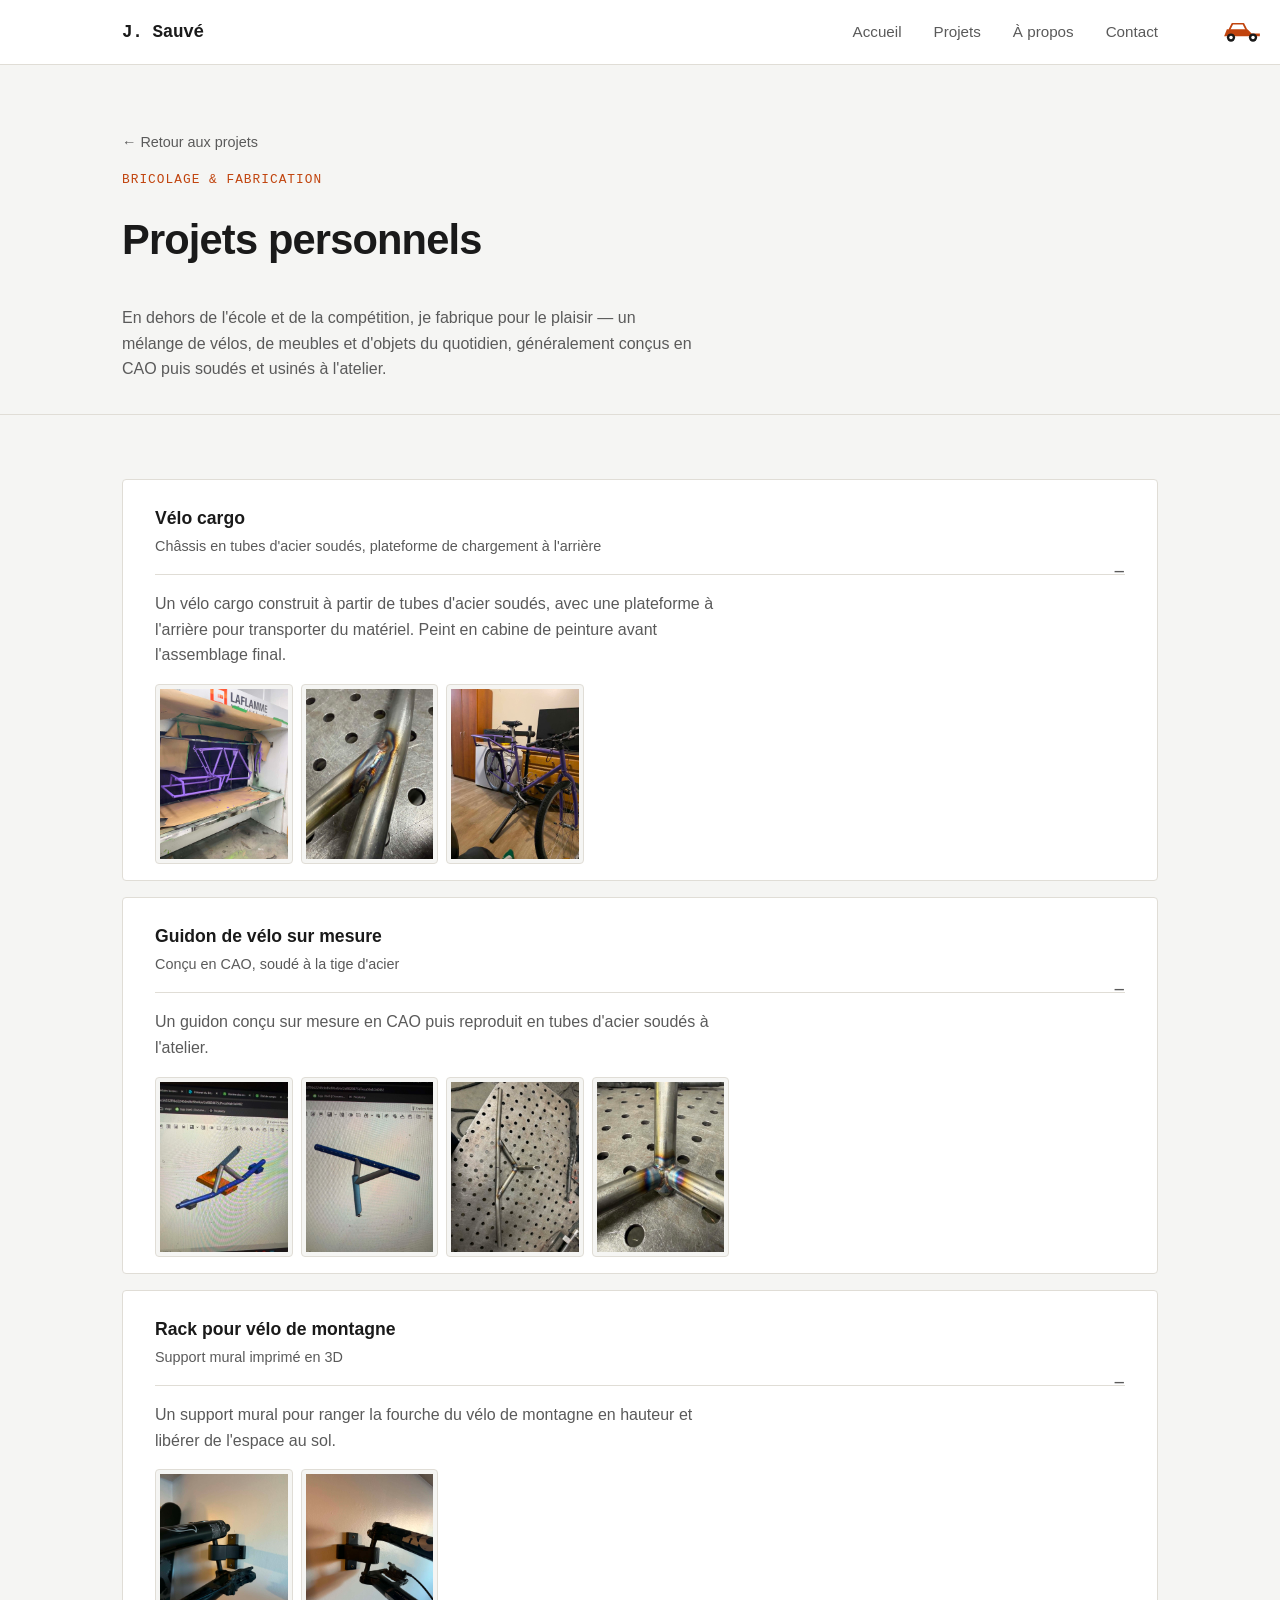
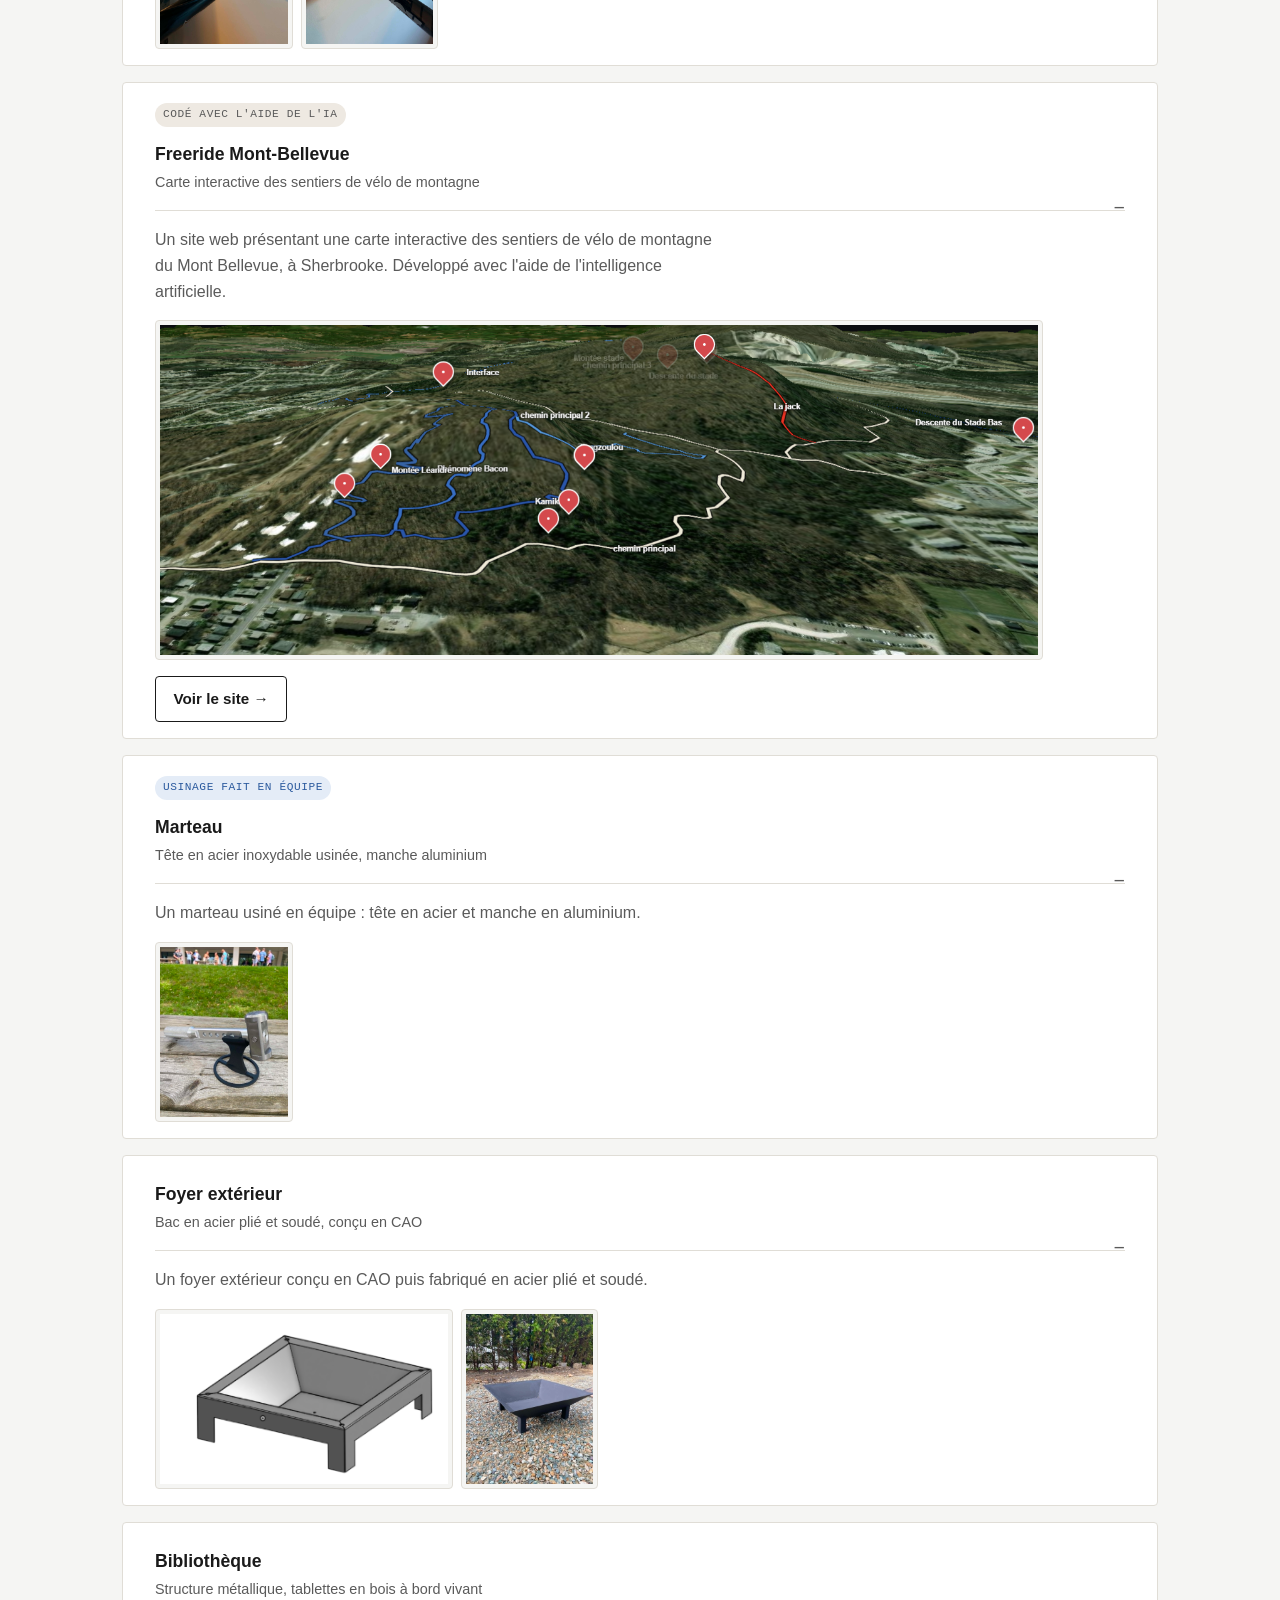
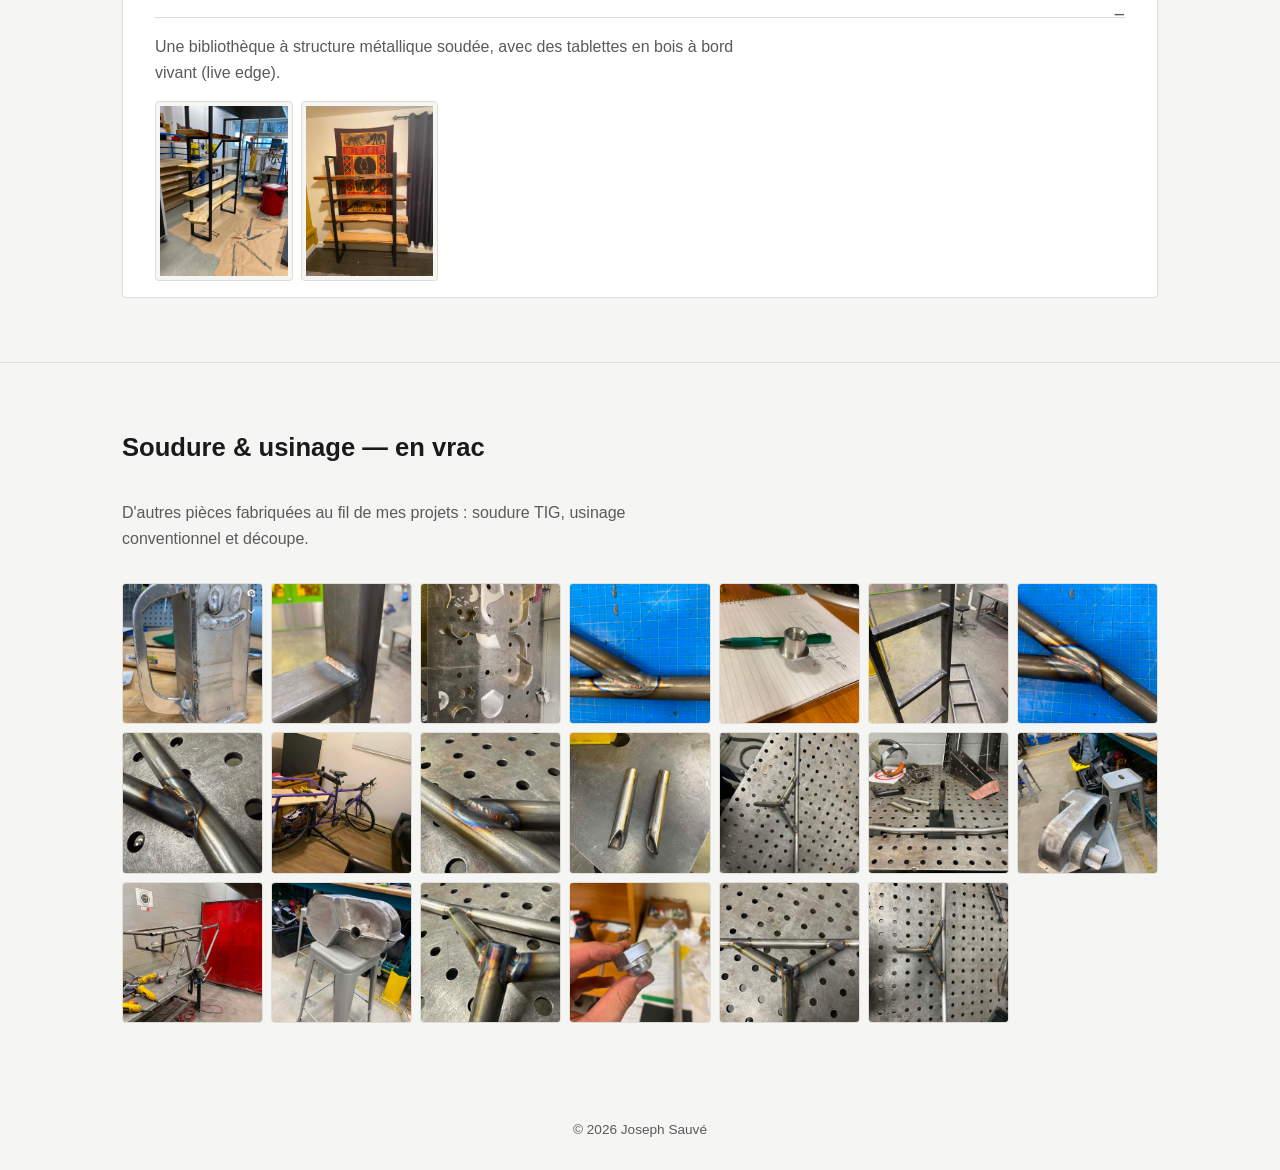
<file: projets-perso.html>
<!DOCTYPE html>
<html lang="fr">
<head>
  <meta charset="UTF-8">
  <meta name="viewport" content="width=device-width, initial-scale=1.0">
  <title>Projets personnels — Joseph Sauvé</title>
  <meta name="description" content="Fabrication et bricolage personnel : vélo cargo, guidon sur mesure, foyer, bibliothèque et plus, soudure et usinage.">
  <link rel="icon" type="image/svg+xml" href="favicon.svg">
  <link rel="stylesheet" href="css/style.css">

  <!-- Aperçu de partage (LinkedIn, courriel, réseaux sociaux) -->
  <meta property="og:type" content="website">
  <meta property="og:title" content="Projets personnels — Joseph Sauvé">
  <meta property="og:description" content="Fabrication et bricolage personnel : vélo cargo, guidon sur mesure, foyer, bibliothèque et plus, soudure et usinage.">
  <meta property="og:image" content="image/perso/velo-cargo-2.jpg">
</head>
<body>

  <!-- ===== EN-TÊTE / NAVIGATION (identique à index.html, liens ajustés) ===== -->
  <header class="site-header">
    <!-- Petit véhicule Baja qui traverse le bandeau au chargement de la page,
         puis reste figé à droite (voir .baja-runner dans style.css) -->
    <div class="baja-runner" aria-hidden="true">
      <svg viewBox="0 0 64 32" xmlns="http://www.w3.org/2000/svg">
        <path d="M6 22 L10 12 L40 12 L46 18 L58 18 L58 22 Z" fill="var(--color-accent)"/>
        <path d="M14 12 L18 4 L34 4 L38 12" fill="none" stroke="var(--color-accent)" stroke-width="2.5" stroke-linecap="round" stroke-linejoin="round"/>
        <circle cx="16" cy="24" r="6" fill="var(--color-text)"/>
        <circle cx="48" cy="24" r="6" fill="var(--color-text)"/>
        <circle cx="16" cy="24" r="2.5" fill="var(--color-surface)"/>
        <circle cx="48" cy="24" r="2.5" fill="var(--color-surface)"/>
      </svg>
    </div>
    <div class="container header-inner">
      <a href="index.html#top" class="logo">J. Sauvé</a>

      <button class="nav-toggle" id="navToggle" aria-label="Ouvrir le menu" aria-expanded="false">
        <span></span>
        <span></span>
        <span></span>
      </button>

      <nav class="nav" id="mainNav">
        <a href="index.html#accueil">Accueil</a>
        <a href="index.html#projets">Projets</a>
        <a href="index.html#apropos">À propos</a>
        <a href="index.html#contact">Contact</a>
      </nav>
    </div>
  </header>

  <main>

    <!-- ===== EN-TÊTE DE PROJET ===== -->
    <section class="project-hero">
      <div class="container">
        <a href="index.html#projets" class="back-link">← Retour aux projets</a>
        <p class="hero-eyebrow">Bricolage &amp; fabrication</p>
        <h1>Projets personnels</h1>
        <p class="process-text">
          En dehors de l'école et de la compétition, je fabrique pour le plaisir — un mélange de vélos,
          de meubles et d'objets du quotidien, généralement conçus en CAO puis soudés et usinés à l'atelier.
        </p>
      </div>
    </section>

    <!-- ===== FICHES PROJETS ===== -->
    <section class="fiches">
      <div class="container">
        <div class="fiche-list">

          <!-- Vélo cargo -->
          <details class="fiche" open>
            <summary>
              <h3>Vélo cargo</h3>
              <p class="fiche-role">Châssis en tubes d'acier soudés, plateforme de chargement à l'arrière</p>
            </summary>
            <div class="fiche-body">
              <p class="process-text">
                Un vélo cargo construit à partir de tubes d'acier soudés, avec une plateforme à l'arrière
                pour transporter du matériel. Peint en cabine de peinture avant l'assemblage final.
              </p>
              <div class="fiche-gallery">
                <img src="image/perso/velo-cargo-1.jpg" alt="Cadre du vélo cargo en peinture, couleur violette" loading="lazy">
                <img src="image/perso/velo-cargo-2.jpg" alt="Vélo cargo assemblé avec sa plateforme de chargement à l'arrière" loading="lazy">
                <img src="image/perso/velo-cargo-3.jpg" alt="Vélo cargo vu de profil, plateforme et guidon visibles" loading="lazy">
              </div>
            </div>
          </details>

          <!-- Guidon vélo -->
          <details class="fiche" open>
            <summary>
              <h3>Guidon de vélo sur mesure</h3>
              <p class="fiche-role">Conçu en CAO, soudé à la tige d'acier</p>
            </summary>
            <div class="fiche-body">
              <p class="process-text">
                Un guidon conçu sur mesure en CAO puis reproduit en tubes d'acier soudés à l'atelier.
              </p>
              <div class="fiche-gallery">
                <img src="image/perso/guidon-cad-1.jpg" alt="Modèle CAO du guidon sur mesure" loading="lazy">
                <img src="image/perso/guidon-cad-2.jpg" alt="Modèle CAO du guidon, vue d'ensemble" loading="lazy">
                <img src="image/perso/guidon-soudure-1.jpg" alt="Guidon en tubes d'acier soudé sur la table de soudure" loading="lazy">
                <img src="image/perso/guidon-soudure-2.jpg" alt="Détail d'un joint soudé du guidon" loading="lazy">
              </div>
            </div>
          </details>

          <!-- Rack vélo de montagne -->
          <details class="fiche" open>
            <summary>
              <h3>Rack pour vélo de montagne</h3>
              <p class="fiche-role">Support mural imprimé en 3D</p>
            </summary>
            <div class="fiche-body">
              <p class="process-text">
                Un support mural pour ranger la fourche du vélo de montagne en hauteur et libérer de l'espace au sol.
              </p>
              <div class="fiche-gallery">
                <img src="image/perso/rack-velo-1.jpg" alt="Fourche de vélo de montagne installée sur le support mural" loading="lazy">
                <img src="image/perso/rack-velo-2.jpg" alt="Détail du support mural pour fourche de vélo" loading="lazy">
              </div>
            </div>
          </details>

          <!-- Site web — carte de vélo -->
          <details class="fiche" open>
            <summary>
              <span class="tag tag-individuel">Codé avec l'aide de l'IA</span>
              <h3>Freeride Mont-Bellevue</h3>
              <p class="fiche-role">Carte interactive des sentiers de vélo de montagne</p>
            </summary>
            <div class="fiche-body">
              <p class="process-text">
                Un site web présentant une carte interactive des sentiers de vélo de montagne du Mont Bellevue,
                à Sherbrooke. Développé avec l'aide de l'intelligence artificielle.
              </p>
              <img src="image/perso/freeride-mont-bellevue.png" alt="Carte 3D interactive des sentiers de vélo de montagne du Mont Bellevue" class="fiche-img">
              <a href="https://josephsaved.github.io/Freeride-mont-bellevue/" class="project-link" target="_blank" rel="noopener">Voir le site →</a>
            </div>
          </details>

          <!-- Marteau -->
          <details class="fiche" open>
            <summary>
              <span class="tag tag-collectif">Usinage fait en équipe</span>
              <h3>Marteau</h3>
              <p class="fiche-role">Tête en acier inoxydable usinée, manche aluminium</p>
            </summary>
            <div class="fiche-body">
              <p class="process-text">
                Un marteau usiné en équipe : tête en acier et manche en aluminium.
              </p>
              <div class="fiche-gallery">
                <img src="image/perso/marteau.jpg" alt="Marteau à tête en acier inoxydable et manche aluminium, avec son support imprimé en 3D" loading="lazy">
              </div>
            </div>
          </details>

          <!-- Pit à feu -->
          <details class="fiche" open>
            <summary>
              <h3>Foyer extérieur</h3>
              <p class="fiche-role">Bac en acier plié et soudé, conçu en CAO</p>
            </summary>
            <div class="fiche-body">
              <p class="process-text">
                Un foyer extérieur conçu en CAO puis fabriqué en acier plié et soudé.
              </p>
              <div class="fiche-gallery">
                <img src="image/perso/pit-a-feu-cad.png" alt="Modèle CAO du foyer extérieur" loading="lazy">
                <img src="image/perso/pit-a-feu-fini.jpg" alt="Foyer extérieur terminé, installé dehors" loading="lazy">
              </div>
            </div>
          </details>

          <!-- Bibliothèque -->
          <details class="fiche" open>
            <summary>
              <h3>Bibliothèque</h3>
              <p class="fiche-role">Structure métallique, tablettes en bois à bord vivant</p>
            </summary>
            <div class="fiche-body">
              <p class="process-text">
                Une bibliothèque à structure métallique soudée, avec des tablettes en bois à bord vivant (live edge).
              </p>
              <div class="fiche-gallery">
                <img src="image/perso/bibliotheque-fabrication.jpg" alt="Bibliothèque en fabrication à l'atelier, structure métallique et tablettes en bois" loading="lazy">
                <img src="image/perso/bibliotheque-finie.jpg" alt="Bibliothèque terminée et installée" loading="lazy">
              </div>
            </div>
          </details>

        </div>
      </div>
    </section>

    <!-- ===== GALERIE GÉNÉRALE — SOUDURE ET USINAGE ===== -->
    <section class="skills-block">
      <div class="container">
        <h2 class="section-title">Soudure &amp; usinage — en vrac</h2>
        <p class="process-text">
          D'autres pièces fabriquées au fil de mes projets : soudure TIG, usinage conventionnel et découpe.
        </p>
        <div class="general-gallery">
          <img src="image/perso/general-01.jpg" alt="Pièce fabriquée à l'atelier" loading="lazy">
          <img src="image/perso/general-02.jpg" alt="Pièce fabriquée à l'atelier" loading="lazy">
          <img src="image/perso/general-03.jpg" alt="Pièce fabriquée à l'atelier" loading="lazy">
          <img src="image/perso/general-04.jpg" alt="Pièce fabriquée à l'atelier" loading="lazy">
          <img src="image/perso/general-05.jpg" alt="Pièce fabriquée à l'atelier" loading="lazy">
          <img src="image/perso/general-06.jpg" alt="Pièce fabriquée à l'atelier" loading="lazy">
          <img src="image/perso/general-07.jpg" alt="Pièce fabriquée à l'atelier" loading="lazy">
          <img src="image/perso/general-08.jpg" alt="Pièce fabriquée à l'atelier" loading="lazy">
          <img src="image/perso/general-09.jpg" alt="Pièce fabriquée à l'atelier" loading="lazy">
          <img src="image/perso/general-10.jpg" alt="Pièce fabriquée à l'atelier" loading="lazy">
          <img src="image/perso/general-11.jpg" alt="Pièce fabriquée à l'atelier" loading="lazy">
          <img src="image/perso/general-12.jpg" alt="Pièce fabriquée à l'atelier" loading="lazy">
          <img src="image/perso/general-13.jpg" alt="Pièce fabriquée à l'atelier" loading="lazy">
          <img src="image/perso/general-14.jpg" alt="Pièce fabriquée à l'atelier" loading="lazy">
          <img src="image/perso/general-15.jpg" alt="Pièce fabriquée à l'atelier" loading="lazy">
          <img src="image/perso/general-16.jpg" alt="Pièce fabriquée à l'atelier" loading="lazy">
          <img src="image/perso/general-17.jpg" alt="Pièce fabriquée à l'atelier" loading="lazy">
          <img src="image/perso/general-18.jpg" alt="Pièce fabriquée à l'atelier" loading="lazy">
          <img src="image/perso/general-19.jpg" alt="Pièce fabriquée à l'atelier" loading="lazy">
          <img src="image/perso/general-20.jpg" alt="Pièce fabriquée à l'atelier" loading="lazy">
        </div>
      </div>
    </section>

  </main>

  <!-- ===== PIED DE PAGE ===== -->
  <footer class="site-footer">
    <div class="container">
      <p>&copy; <span id="year"></span> Joseph Sauvé</p>
    </div>
  </footer>

  <script src="js/main.js"></script>
</body>
</html>
</file>
<file: css/style.css>
/* =========================================================
   VARIABLES — couleurs, espacements, typographie
   Modifier ces valeurs change tout le site d'un coup.
   ========================================================= */
:root {
  --color-bg: #f5f5f3;
  --color-surface: #ffffff;
  --color-text: #1a1a1a;
  --color-text-muted: #5a5a5a;
  --color-border: #e0ddd6;
  --color-accent: #c1440e;   /* orange ingénierie / racing, discret */

  --font-base: -apple-system, BlinkMacSystemFont, "Segoe UI", Roboto, Arial, sans-serif;
  --font-mono: "Consolas", "SFMono-Regular", Menlo, monospace;

  --max-width: 1100px;
  --space-1: 0.5rem;
  --space-2: 1rem;
  --space-3: 2rem;
  --space-4: 4rem;

  --radius: 4px;
}

/* =========================================================
   RESET — annule les styles par défaut du navigateur
   ========================================================= */
*,
*::before,
*::after {
  box-sizing: border-box;
  margin: 0;
  padding: 0;
}

html {
  scroll-behavior: smooth;
}

body {
  font-family: var(--font-base);
  color: var(--color-text);
  background-color: var(--color-bg);
  line-height: 1.6;
  -webkit-font-smoothing: antialiased;
}

img {
  max-width: 100%;
  display: block;
}

a {
  color: inherit;
  text-decoration: none;
}

ul {
  list-style: none;
}

/* =========================================================
   LAYOUT — conteneur centré réutilisé partout
   ========================================================= */
.container {
  max-width: var(--max-width);
  margin: 0 auto;
  padding: 0 var(--space-3);
}

/* =========================================================
   EN-TÊTE
   ========================================================= */
.site-header {
  position: sticky;
  top: 0;
  z-index: 10;
  background-color: var(--color-surface);
  border-bottom: 1px solid var(--color-border);
}

.header-inner {
  display: flex;
  align-items: center;
  justify-content: space-between;
  height: 64px;
}

.logo {
  font-weight: 700;
  font-family: var(--font-mono);
  font-size: 1.1rem;
  letter-spacing: -0.02em;
}

.nav {
  display: flex;
  gap: var(--space-3);
}

.nav a {
  font-size: 0.95rem;
  color: var(--color-text-muted);
  transition: color 0.15s ease;
}

.nav a:hover {
  color: var(--color-accent);
}

/* Petit véhicule qui traverse le bandeau d'en-tête au chargement,
   puis reste figé en haut à droite (voir le <svg> dans le HTML) */
.baja-runner {
  position: absolute;
  top: 50%;
  left: -60px;
  transform: translateY(-50%);
  pointer-events: none;
  z-index: 2;
  animation: baja-drive-across 1.6s ease-out forwards;
}

.baja-runner svg {
  display: block;
  width: 44px;
  height: 22px;
}

@keyframes baja-drive-across {
  from {
    left: -60px;
  }
  to {
    left: calc(100% - 60px);
  }
}

/* Sur petit écran, le hamburger occupe déjà ce coin — on cache l'animation */
@media (max-width: 640px) {
  .baja-runner {
    display: none;
  }
}

/* Bouton hamburger — caché par défaut, visible en mobile plus bas */
.nav-toggle {
  display: none;
  flex-direction: column;
  justify-content: space-between;
  width: 24px;
  height: 18px;
  background: none;
  border: none;
  cursor: pointer;
  padding: 0;
}

.nav-toggle span {
  display: block;
  height: 2px;
  width: 100%;
  background-color: var(--color-text);
  transition: transform 0.2s ease, opacity 0.2s ease;
}

/* =========================================================
   HERO
   ========================================================= */
.hero {
  padding: var(--space-4) 0;
  border-bottom: 1px solid var(--color-border);
}

.hero-content {
  display: flex;
  align-items: center;
  gap: var(--space-4);
}

.hero-text {
  flex: 1;
}

.hero-img {
  width: 340px;
  flex-shrink: 0;
  border-radius: var(--radius);
  object-fit: cover;
  aspect-ratio: 4 / 3;
}

@media (max-width: 800px) {
  .hero-content {
    flex-direction: column-reverse;
  }

  .hero-img {
    width: 100%;
  }
}

.hero-eyebrow {
  font-family: var(--font-mono);
  text-transform: uppercase;
  letter-spacing: 0.08em;
  font-size: 0.8rem;
  color: var(--color-accent);
  margin-bottom: var(--space-2);
}

.hero h1 {
  font-size: clamp(2rem, 5vw, 3.2rem);
  font-weight: 700;
  letter-spacing: -0.02em;
  margin-bottom: var(--space-2);
}

.hero-subtitle {
  max-width: 42ch;
  color: var(--color-text-muted);
  margin-bottom: var(--space-3);
}

.btn {
  display: inline-block;
  padding: 0.7rem 1.4rem;
  background-color: var(--color-text);
  color: var(--color-surface);
  border-radius: var(--radius);
  font-size: 0.95rem;
  font-weight: 600;
  transition: background-color 0.15s ease;
}

.btn:hover {
  background-color: var(--color-accent);
}

.btn-outline {
  background-color: transparent;
  color: var(--color-text);
  border: 1px solid var(--color-border);
}

.btn-outline:hover {
  background-color: var(--color-text);
  color: var(--color-surface);
}

/* =========================================================
   SECTIONS GÉNÉRIQUES
   ========================================================= */
.section-title {
  font-size: 1.6rem;
  font-weight: 700;
  margin-bottom: var(--space-3);
}

.projects,
.about,
.contact {
  padding: var(--space-4) 0;
  border-bottom: 1px solid var(--color-border);
}

.contact {
  border-bottom: none;
}

.about-content {
  display: flex;
  gap: var(--space-3);
  align-items: flex-start;
}

.about-photo {
  width: 200px;
  flex-shrink: 0;
  border-radius: var(--radius);
  object-fit: cover;
  aspect-ratio: 3 / 4;
}

.about-text p {
  max-width: 65ch;
  color: var(--color-text-muted);
}

.about-text p + p {
  margin-top: var(--space-2);
}

@media (max-width: 640px) {
  .about-content {
    flex-direction: column;
  }

  .about-photo {
    width: 160px;
  }
}

.contact-email {
  font-family: var(--font-mono);
  font-size: 0.95rem;
  margin-top: var(--space-1);
}

.contact-email a:hover {
  color: var(--color-accent);
}

.contact-actions {
  display: flex;
  flex-wrap: wrap;
  gap: var(--space-2);
  margin-top: var(--space-2);
}

/* =========================================================
   GRILLE DE PROJETS
   ========================================================= */
.project-grid {
  display: grid;
  grid-template-columns: repeat(auto-fit, minmax(260px, 1fr));
  gap: var(--space-3);
}

.project-card {
  background-color: var(--color-surface);
  border: 1px solid var(--color-border);
  border-radius: var(--radius);
  overflow: hidden;
  display: flex;
  flex-direction: column;
  transition: transform 0.15s ease, box-shadow 0.15s ease;
}

.project-card:hover {
  transform: translateY(-2px);
  box-shadow: 0 4px 14px rgba(0, 0, 0, 0.06);
}

.project-card-img {
  width: 100%;
  aspect-ratio: 16 / 10;
  object-fit: cover;
}

.project-card-body {
  padding: var(--space-3);
  display: flex;
  flex-direction: column;
  gap: var(--space-1);
  flex-grow: 1;
}

.project-card-tag {
  font-family: var(--font-mono);
  font-size: 0.75rem;
  text-transform: uppercase;
  letter-spacing: 0.06em;
  color: var(--color-accent);
}

.project-card h3 {
  font-size: 1.15rem;
  font-weight: 700;
}

.project-card p {
  color: var(--color-text-muted);
  font-size: 0.95rem;
  flex-grow: 1;
}

.project-link {
  align-self: flex-start;
  display: inline-block;
  margin-top: var(--space-2);
  padding: 0.6rem 1.1rem;
  border: 1px solid var(--color-text);
  border-radius: var(--radius);
  font-size: 0.95rem;
  font-weight: 700;
  transition: background-color 0.15s ease, color 0.15s ease, border-color 0.15s ease;
}

.project-link:hover {
  background-color: var(--color-accent);
  border-color: var(--color-accent);
  color: var(--color-surface);
}

/* =========================================================
   PIED DE PAGE
   ========================================================= */
.site-footer {
  padding: var(--space-3) 0;
  text-align: center;
  color: var(--color-text-muted);
  font-size: 0.85rem;
}

/* =========================================================
   PAGE DÉTAIL PROJET — Baja SAE (baja-sae.html)
   ========================================================= */
.back-link {
  display: inline-block;
  font-size: 0.9rem;
  color: var(--color-text-muted);
  margin-bottom: var(--space-2);
}

.back-link:hover {
  color: var(--color-accent);
}

.project-hero {
  padding: var(--space-4) 0 var(--space-3);
  border-bottom: 1px solid var(--color-border);
}

.project-hero h1 {
  font-size: clamp(1.8rem, 4vw, 2.6rem);
  font-weight: 700;
  letter-spacing: -0.02em;
  margin-bottom: var(--space-3);
}

.project-hero-img {
  width: 100%;
  max-height: 420px;
  object-fit: cover;
  border-radius: var(--radius);
}

/* --- Bloc rôle + chronologie --- */
.role-block {
  padding: var(--space-4) 0;
  border-bottom: 1px solid var(--color-border);
}

.role-list {
  max-width: 65ch;
  margin-bottom: var(--space-3);
}

.role-list li {
  margin-bottom: var(--space-1);
  color: var(--color-text-muted);
}

.role-list strong {
  color: var(--color-text);
}

.subsection-title {
  font-size: 1.15rem;
  font-weight: 700;
  margin-bottom: var(--space-2);
}

/* Rangée de statistiques rapides (ex: capacité, pureté, empreinte) */
.quick-stats {
  margin: var(--space-3) 0;
  padding: var(--space-2) 0;
  border-top: 1px solid var(--color-border);
  border-bottom: 1px solid var(--color-border);
}

.process-text {
  max-width: 65ch;
  color: var(--color-text-muted);
}

.muted {
  color: var(--color-text-muted);
  font-size: 0.85rem;
}

/* Conteneur qui permet aux tableaux de défiler horizontalement sur mobile
   plutôt que de faire déborder toute la page */
.table-wrap {
  overflow-x: auto;
}

.timeline-table {
  width: 100%;
  border-collapse: collapse;
  font-size: 0.9rem;
}

.timeline-table th,
.timeline-table td {
  border: 1px solid var(--color-border);
  padding: var(--space-1) var(--space-2);
  text-align: left;
  vertical-align: top;
}

.timeline-table th {
  background-color: var(--color-bg);
  font-weight: 700;
  white-space: nowrap;
}

/* --- Fiches projets (accordéons <details>) --- */
.fiches {
  padding: var(--space-4) 0;
  border-bottom: 1px solid var(--color-border);
}

.fiches-intro {
  color: var(--color-text-muted);
  margin-bottom: var(--space-3);
  font-size: 0.9rem;
}

.fiche-list {
  display: flex;
  flex-direction: column;
  gap: var(--space-2);
}

.fiche {
  background-color: var(--color-surface);
  border: 1px solid var(--color-border);
  border-radius: var(--radius);
  padding: var(--space-2) var(--space-3);
}

.fiche summary {
  cursor: pointer;
  list-style: none;
}

/* Cache la flèche par défaut du navigateur sur <summary> */
.fiche summary::-webkit-details-marker {
  display: none;
}

.fiche summary h3 {
  font-size: 1.1rem;
  font-weight: 700;
  margin: var(--space-1) 0 0.2rem;
}

.fiche summary::after {
  content: "+";
  float: right;
  font-family: var(--font-mono);
  font-size: 1.2rem;
  color: var(--color-text-muted);
}

.fiche[open] summary::after {
  content: "−";
}

.fiche-role {
  color: var(--color-text-muted);
  font-size: 0.9rem;
}

.fiche-body {
  margin-top: var(--space-2);
  padding-top: var(--space-2);
  border-top: 1px solid var(--color-border);
}

.spec-list {
  display: flex;
  flex-direction: column;
  gap: var(--space-2);
}

.spec dt {
  font-family: var(--font-mono);
  font-size: 0.75rem;
  text-transform: uppercase;
  letter-spacing: 0.06em;
  color: var(--color-accent);
  margin-bottom: 0.2rem;
}

.spec dd {
  color: var(--color-text-muted);
  font-size: 0.95rem;
}

/* Cadre pointillé indiquant un contenu média à ajouter par Joseph */
.media-placeholder {
  margin-top: var(--space-2);
  padding: var(--space-2);
  border: 1px dashed var(--color-border);
  border-radius: var(--radius);
  text-align: center;
  font-size: 0.85rem;
  color: var(--color-text-muted);
  font-family: var(--font-mono);
}

/* Une seule image dans une fiche (ex: capture MotionView) */
.fiche-img {
  display: block;
  margin-top: var(--space-2);
  max-width: 100%;
  max-height: 340px;
  width: auto;
  object-fit: contain;
  background-color: var(--color-bg);
  border: 1px solid var(--color-border);
  border-radius: var(--radius);
  padding: 4px;
}

/* Plusieurs images côte à côte dans une fiche (CAO / FEA / photo) */
.fiche-gallery {
  display: flex;
  flex-wrap: wrap;
  gap: var(--space-1);
  margin-top: var(--space-2);
}

.fiche-gallery img {
  height: 180px;
  width: auto;
  max-width: 100%;
  object-fit: contain;
  background-color: var(--color-bg);
  border: 1px solid var(--color-border);
  border-radius: var(--radius);
  padding: 4px;
}

/* Galerie de photos de soudure, en bas de la section Fabrication */
.welding-gallery {
  display: flex;
  flex-wrap: wrap;
  gap: var(--space-2);
  margin-top: var(--space-3);
}

.welding-gallery figure {
  margin: 0;
  flex: 1 1 200px;
  max-width: 260px;
}

.welding-gallery img {
  width: 100%;
  aspect-ratio: 3 / 4;
  object-fit: cover;
  border-radius: var(--radius);
  border: 1px solid var(--color-border);
}

.welding-gallery figcaption {
  margin-top: var(--space-1);
  font-size: 0.85rem;
  color: var(--color-text-muted);
}

/* Galerie photo "en vrac" (grille simple, sans légende individuelle) */
.general-gallery {
  display: grid;
  grid-template-columns: repeat(auto-fill, minmax(140px, 1fr));
  gap: var(--space-1);
  margin-top: var(--space-3);
}

.general-gallery img {
  width: 100%;
  aspect-ratio: 1 / 1;
  object-fit: cover;
  border-radius: var(--radius);
  border: 1px solid var(--color-border);
}

/* Vidéo intégrée (ex: YouTube) — conteneur qui garde le bon ratio */
.video-embed {
  max-width: 280px;
  margin-top: var(--space-2);
  border-radius: var(--radius);
  overflow: hidden;
  border: 1px solid var(--color-border);
}

.video-embed iframe {
  display: block;
  width: 100%;
  height: 100%;
  border: 0;
}

/* Format vertical (YouTube Shorts, ratio 9:16) */
.video-embed-vertical {
  aspect-ratio: 9 / 16;
}

.placeholder-note {
  color: var(--color-text-muted);
  font-style: italic;
}

/* --- Badges/tags --- */
.tag {
  display: inline-block;
  font-family: var(--font-mono);
  font-size: 0.7rem;
  text-transform: uppercase;
  letter-spacing: 0.05em;
  padding: 0.2rem 0.5rem;
  border-radius: 999px;
  margin-right: 0.4rem;
  margin-bottom: 0.3rem;
}

.tag-individuel {
  background-color: #eee9e2;
  color: var(--color-text-muted);
}

.tag-collectif {
  background-color: #e4ecf7;
  color: #2b5a9e;
}

.tag-encours {
  background-color: #fbeadd;
  color: var(--color-accent);
}

.tag-acompleter {
  background-color: #f3f3f3;
  color: #8a8a8a;
  border: 1px dashed #c8c8c8;
}

.fiche-incomplete {
  opacity: 0.85;
}

/* --- Résultats d'équipe --- */
.team-results {
  padding: var(--space-4) 0;
  border-bottom: 1px solid var(--color-border);
}

.team-results-content {
  display: flex;
  gap: var(--space-3);
  align-items: center;
}

.team-results-img {
  width: 340px;
  flex-shrink: 0;
  border-radius: var(--radius);
  object-fit: cover;
  aspect-ratio: 4 / 3;
}

.competition-results {
  flex: 1;
  display: flex;
  flex-direction: column;
  gap: var(--space-3);
}

.competition-block .subsection-title {
  margin-bottom: var(--space-1);
}

.stat-row {
  display: flex;
  flex-wrap: wrap;
  gap: var(--space-3);
}

.stat {
  display: flex;
  flex-direction: column;
  gap: 0.2rem;
  min-width: 160px;
}

.stat-value {
  font-size: 1.8rem;
  font-weight: 700;
  font-family: var(--font-mono);
}

.stat-label {
  font-size: 0.85rem;
  color: var(--color-text-muted);
}

/* --- Fabrication / compétences --- */
.skills-block {
  padding: var(--space-4) 0;
}

.skills-content {
  display: flex;
  gap: var(--space-3);
  align-items: flex-start;
}

.skills-img {
  width: 280px;
  flex-shrink: 0;
  border-radius: var(--radius);
  object-fit: cover;
  aspect-ratio: 4 / 3;
}

.skills-list {
  flex: 1;
  list-style: disc;
  padding-left: 1.1rem;
}

.skills-list li {
  margin-bottom: var(--space-1);
  color: var(--color-text-muted);
}

@media (max-width: 700px) {
  .team-results-content,
  .skills-content {
    flex-direction: column;
  }

  .team-results-img,
  .skills-img {
    width: 100%;
  }
}

/* =========================================================
   VISIONNEUSE D'IMAGES (lightbox)
   ========================================================= */

/* Le curseur "loupe" indique qu'une image du contenu est cliquable */
.zoomable {
  cursor: zoom-in;
}

/* Calque plein écran, invisible tant que .is-open n'est pas ajouté par JS */
.lightbox {
  position: fixed;
  inset: 0;
  background-color: rgba(0, 0, 0, 0.85);
  display: flex;
  align-items: center;
  justify-content: center;
  padding: var(--space-3);
  opacity: 0;
  pointer-events: none;
  transition: opacity 0.15s ease;
  z-index: 100;
}

.lightbox.is-open {
  opacity: 1;
  pointer-events: auto;
}

.lightbox img {
  max-width: 100%;
  max-height: 100%;
  border-radius: var(--radius);
  cursor: zoom-out;
  box-shadow: 0 10px 40px rgba(0, 0, 0, 0.4);
}

/* =========================================================
   RESPONSIVE — menu mobile
   ========================================================= */
@media (max-width: 640px) {
  .nav-toggle {
    display: flex;
  }

  .nav {
    position: absolute;
    top: 64px;
    left: 0;
    right: 0;
    background-color: var(--color-surface);
    border-bottom: 1px solid var(--color-border);
    flex-direction: column;
    padding: var(--space-2) var(--space-3);
    gap: var(--space-2);
    display: none;
  }

  .nav.is-open {
    display: flex;
  }
}
</file>
